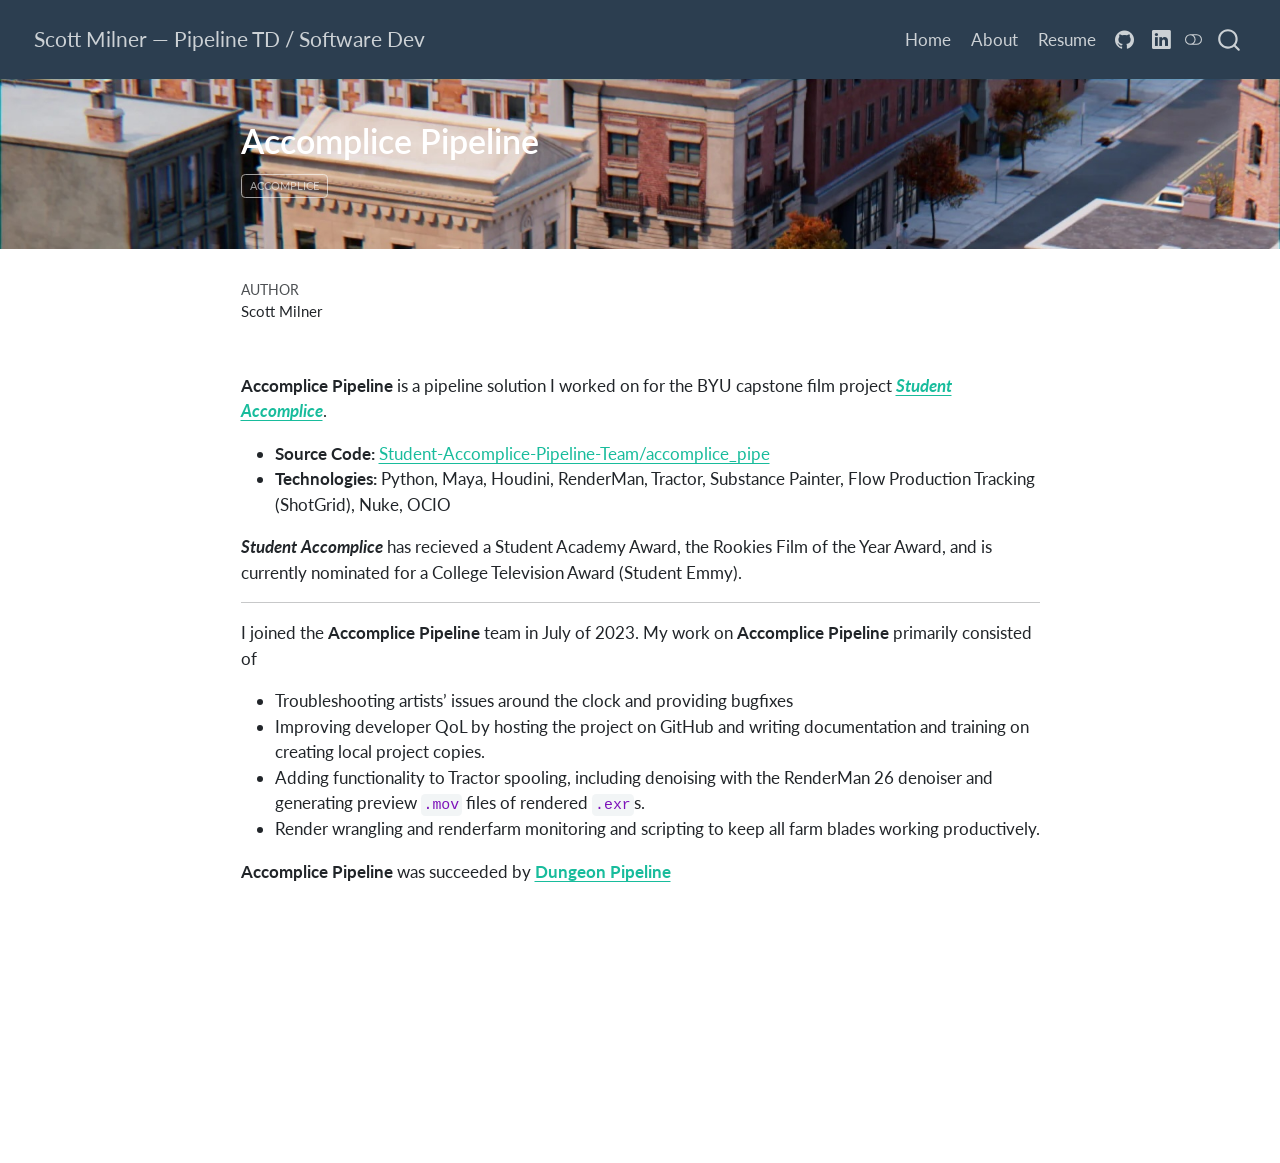
<file: code-projects/accomplice-pipeline/index.html>
<!DOCTYPE html>
<html xmlns="http://www.w3.org/1999/xhtml" lang="en" xml:lang="en"><head>

<meta charset="utf-8">
<meta name="generator" content="quarto-1.8.25">

<meta name="viewport" content="width=device-width, initial-scale=1.0, user-scalable=yes">

<meta name="author" content="Scott Milner">

<title>Accomplice Pipeline – Scott Milner — Pipeline TD / Software Dev</title>
<style>
code{white-space: pre-wrap;}
span.smallcaps{font-variant: small-caps;}
div.columns{display: flex; gap: min(4vw, 1.5em);}
div.column{flex: auto; overflow-x: auto;}
div.hanging-indent{margin-left: 1.5em; text-indent: -1.5em;}
ul.task-list{list-style: none;}
ul.task-list li input[type="checkbox"] {
  width: 0.8em;
  margin: 0 0.8em 0.2em -1em; /* quarto-specific, see https://github.com/quarto-dev/quarto-cli/issues/4556 */ 
  vertical-align: middle;
}
</style>


<script src="../../site_libs/quarto-nav/quarto-nav.js"></script>
<script src="../../site_libs/clipboard/clipboard.min.js"></script>
<script src="../../site_libs/quarto-search/autocomplete.umd.js"></script>
<script src="../../site_libs/quarto-search/fuse.min.js"></script>
<script src="../../site_libs/quarto-search/quarto-search.js"></script>
<meta name="quarto:offset" content="../../">
<script src="../../site_libs/quarto-html/quarto.js" type="module"></script>
<script src="../../site_libs/quarto-html/tabsets/tabsets.js" type="module"></script>
<script src="../../site_libs/quarto-html/axe/axe-check.js" type="module"></script>
<script src="../../site_libs/quarto-html/popper.min.js"></script>
<script src="../../site_libs/quarto-html/tippy.umd.min.js"></script>
<script src="../../site_libs/quarto-html/anchor.min.js"></script>
<link href="../../site_libs/quarto-html/tippy.css" rel="stylesheet">
<link href="../../site_libs/quarto-html/quarto-syntax-highlighting-7b89279ff1a6dce999919e0e67d4d9ec.css" rel="stylesheet" class="quarto-color-scheme" id="quarto-text-highlighting-styles">
<link href="../../site_libs/quarto-html/quarto-syntax-highlighting-dark-707d8167ce6003fca903bfe2be84ab7f.css" rel="stylesheet" class="quarto-color-scheme quarto-color-alternate" id="quarto-text-highlighting-styles">
<link href="../../site_libs/quarto-html/quarto-syntax-highlighting-7b89279ff1a6dce999919e0e67d4d9ec.css" rel="stylesheet" class="quarto-color-scheme-extra" id="quarto-text-highlighting-styles">
<script src="../../site_libs/bootstrap/bootstrap.min.js"></script>
<link href="../../site_libs/bootstrap/bootstrap-icons.css" rel="stylesheet">
<link href="../../site_libs/bootstrap/bootstrap-960d9d362f81d399278ec3e29b622b37.min.css" rel="stylesheet" append-hash="true" class="quarto-color-scheme" id="quarto-bootstrap" data-mode="light">
<link href="../../site_libs/bootstrap/bootstrap-dark-e7f4145358ce1d0cd37d8d374dbb44f9.min.css" rel="stylesheet" append-hash="true" class="quarto-color-scheme quarto-color-alternate" id="quarto-bootstrap" data-mode="dark">
<link href="../../site_libs/bootstrap/bootstrap-960d9d362f81d399278ec3e29b622b37.min.css" rel="stylesheet" append-hash="true" class="quarto-color-scheme-extra" id="quarto-bootstrap" data-mode="light">
<link href="../../site_libs/quarto-contrib/fontawesome6-1.2.0/all.min.css" rel="stylesheet">
<link href="../../site_libs/quarto-contrib/fontawesome6-1.2.0/latex-fontsize.css" rel="stylesheet">
<script id="quarto-search-options" type="application/json">{
  "location": "navbar",
  "copy-button": false,
  "collapse-after": 3,
  "panel-placement": "end",
  "type": "overlay",
  "limit": 50,
  "keyboard-shortcut": [
    "f",
    "/",
    "s"
  ],
  "show-item-context": false,
  "language": {
    "search-no-results-text": "No results",
    "search-matching-documents-text": "matching documents",
    "search-copy-link-title": "Copy link to search",
    "search-hide-matches-text": "Hide additional matches",
    "search-more-match-text": "more match in this document",
    "search-more-matches-text": "more matches in this document",
    "search-clear-button-title": "Clear",
    "search-text-placeholder": "",
    "search-detached-cancel-button-title": "Cancel",
    "search-submit-button-title": "Submit",
    "search-label": "Search"
  }
}</script>
<style>

      .quarto-title-block .quarto-title-banner {
        background-image: url(banner.jpg);
background-size: cover;
      }
</style>
<style>
  .quarto-title-banner, .quarto-title-banner h1.title {
      color: #ffffff;
  }
</style>


<link rel="stylesheet" href="../../styles.css">
<meta property="og:title" content="Accomplice Pipeline – Scott Milner — Pipeline TD / Software Dev">
<meta property="og:description" content="">
<meta property="og:image" content="https://scottdmilner.github.io/code-projects/accomplice-pipeline/banner.jpg">
<meta property="og:site_name" content="Scott Milner — Pipeline TD / Software Dev">
<meta property="og:locale" content="en_US">
</head>

<body class="nav-fixed fullcontent quarto-light"><script id="quarto-html-before-body" type="application/javascript">
    const toggleBodyColorMode = (bsSheetEl) => {
      const mode = bsSheetEl.getAttribute("data-mode");
      const bodyEl = window.document.querySelector("body");
      if (mode === "dark") {
        bodyEl.classList.add("quarto-dark");
        bodyEl.classList.remove("quarto-light");
      } else {
        bodyEl.classList.add("quarto-light");
        bodyEl.classList.remove("quarto-dark");
      }
    }
    const toggleBodyColorPrimary = () => {
      const bsSheetEl = window.document.querySelector("link#quarto-bootstrap:not([rel=disabled-stylesheet])");
      if (bsSheetEl) {
        toggleBodyColorMode(bsSheetEl);
      }
    }
    const setColorSchemeToggle = (alternate) => {
      const toggles = window.document.querySelectorAll('.quarto-color-scheme-toggle');
      for (let i=0; i < toggles.length; i++) {
        const toggle = toggles[i];
        if (toggle) {
          if (alternate) {
            toggle.classList.add("alternate");
          } else {
            toggle.classList.remove("alternate");
          }
        }
      }
    };
    const toggleColorMode = (alternate) => {
      // Switch the stylesheets
      const primaryStylesheets = window.document.querySelectorAll('link.quarto-color-scheme:not(.quarto-color-alternate)');
      const alternateStylesheets = window.document.querySelectorAll('link.quarto-color-scheme.quarto-color-alternate');
      manageTransitions('#quarto-margin-sidebar .nav-link', false);
      if (alternate) {
        // note: dark is layered on light, we don't disable primary!
        enableStylesheet(alternateStylesheets);
        for (const sheetNode of alternateStylesheets) {
          if (sheetNode.id === "quarto-bootstrap") {
            toggleBodyColorMode(sheetNode);
          }
        }
      } else {
        disableStylesheet(alternateStylesheets);
        enableStylesheet(primaryStylesheets)
        toggleBodyColorPrimary();
      }
      manageTransitions('#quarto-margin-sidebar .nav-link', true);
      // Switch the toggles
      setColorSchemeToggle(alternate)
      // Hack to workaround the fact that safari doesn't
      // properly recolor the scrollbar when toggling (#1455)
      if (navigator.userAgent.indexOf('Safari') > 0 && navigator.userAgent.indexOf('Chrome') == -1) {
        manageTransitions("body", false);
        window.scrollTo(0, 1);
        setTimeout(() => {
          window.scrollTo(0, 0);
          manageTransitions("body", true);
        }, 40);
      }
    }
    const disableStylesheet = (stylesheets) => {
      for (let i=0; i < stylesheets.length; i++) {
        const stylesheet = stylesheets[i];
        stylesheet.rel = 'disabled-stylesheet';
      }
    }
    const enableStylesheet = (stylesheets) => {
      for (let i=0; i < stylesheets.length; i++) {
        const stylesheet = stylesheets[i];
        if(stylesheet.rel !== 'stylesheet') { // for Chrome, which will still FOUC without this check
          stylesheet.rel = 'stylesheet';
        }
      }
    }
    const manageTransitions = (selector, allowTransitions) => {
      const els = window.document.querySelectorAll(selector);
      for (let i=0; i < els.length; i++) {
        const el = els[i];
        if (allowTransitions) {
          el.classList.remove('notransition');
        } else {
          el.classList.add('notransition');
        }
      }
    }
    const isFileUrl = () => {
      return window.location.protocol === 'file:';
    }
    const hasAlternateSentinel = () => {
      let styleSentinel = getColorSchemeSentinel();
      if (styleSentinel !== null) {
        return styleSentinel === "alternate";
      } else {
        return false;
      }
    }
    const setStyleSentinel = (alternate) => {
      const value = alternate ? "alternate" : "default";
      if (!isFileUrl()) {
        window.localStorage.setItem("quarto-color-scheme", value);
      } else {
        localAlternateSentinel = value;
      }
    }
    const getColorSchemeSentinel = () => {
      if (!isFileUrl()) {
        const storageValue = window.localStorage.getItem("quarto-color-scheme");
        return storageValue != null ? storageValue : localAlternateSentinel;
      } else {
        return localAlternateSentinel;
      }
    }
    const toggleGiscusIfUsed = (isAlternate, darkModeDefault) => {
      const baseTheme = document.querySelector('#giscus-base-theme')?.value ?? 'light';
      const alternateTheme = document.querySelector('#giscus-alt-theme')?.value ?? 'dark';
      let newTheme = '';
      if(authorPrefersDark) {
        newTheme = isAlternate ? baseTheme : alternateTheme;
      } else {
        newTheme = isAlternate ? alternateTheme : baseTheme;
      }
      const changeGiscusTheme = () => {
        // From: https://github.com/giscus/giscus/issues/336
        const sendMessage = (message) => {
          const iframe = document.querySelector('iframe.giscus-frame');
          if (!iframe) return;
          iframe.contentWindow.postMessage({ giscus: message }, 'https://giscus.app');
        }
        sendMessage({
          setConfig: {
            theme: newTheme
          }
        });
      }
      const isGiscussLoaded = window.document.querySelector('iframe.giscus-frame') !== null;
      if (isGiscussLoaded) {
        changeGiscusTheme();
      }
    };
    const authorPrefersDark = false;
    const darkModeDefault = authorPrefersDark;
      document.querySelector('link#quarto-text-highlighting-styles.quarto-color-scheme-extra').rel = 'disabled-stylesheet';
      document.querySelector('link#quarto-bootstrap.quarto-color-scheme-extra').rel = 'disabled-stylesheet';
    let localAlternateSentinel = darkModeDefault ? 'alternate' : 'default';
    // Dark / light mode switch
    window.quartoToggleColorScheme = () => {
      // Read the current dark / light value
      let toAlternate = !hasAlternateSentinel();
      toggleColorMode(toAlternate);
      setStyleSentinel(toAlternate);
      toggleGiscusIfUsed(toAlternate, darkModeDefault);
      window.dispatchEvent(new Event('resize'));
    };
    // Switch to dark mode if need be
    if (hasAlternateSentinel()) {
      toggleColorMode(true);
    } else {
      toggleColorMode(false);
    }
  </script>

<div id="quarto-search-results"></div>
  <header id="quarto-header" class="headroom fixed-top quarto-banner">
    <nav class="navbar navbar-expand-lg " data-bs-theme="dark">
      <div class="navbar-container container-fluid">
      <div class="navbar-brand-container mx-auto">
    <a href="../../index.html" class="navbar-brand navbar-brand-logo">
    </a>
    <a class="navbar-brand" href="../../index.html">
    <span class="navbar-title">Scott Milner — Pipeline TD / Software Dev</span>
    </a>
  </div>
            <div id="quarto-search" class="" title="Search"></div>
          <button class="navbar-toggler" type="button" data-bs-toggle="collapse" data-bs-target="#navbarCollapse" aria-controls="navbarCollapse" role="menu" aria-expanded="false" aria-label="Toggle navigation" onclick="if (window.quartoToggleHeadroom) { window.quartoToggleHeadroom(); }">
  <span class="navbar-toggler-icon"></span>
</button>
          <div class="collapse navbar-collapse" id="navbarCollapse">
            <ul class="navbar-nav navbar-nav-scroll ms-auto">
  <li class="nav-item">
    <a class="nav-link" href="../../index.html"> 
<span class="menu-text">Home</span></a>
  </li>  
  <li class="nav-item">
    <a class="nav-link" href="../../about.html"> 
<span class="menu-text">About</span></a>
  </li>  
  <li class="nav-item">
    <a class="nav-link" href="../../files/SCOTT_MILNER_Resume.pdf"> 
<span class="menu-text">Resume</span></a>
  </li>  
  <li class="nav-item compact">
    <a class="nav-link" href="https://github.com/scottdmilner"> <i class="bi bi-github" role="img">
</i> 
<span class="menu-text"></span></a>
  </li>  
  <li class="nav-item compact">
    <a class="nav-link" href="https://linkedin.com/in/sdmilner"> <i class="bi bi-linkedin" role="img">
</i> 
<span class="menu-text"></span></a>
  </li>  
</ul>
          </div> <!-- /navcollapse -->
            <div class="quarto-navbar-tools">
  <a href="" class="quarto-color-scheme-toggle quarto-navigation-tool  px-1" onclick="window.quartoToggleColorScheme(); return false;" title="Toggle dark mode"><i class="bi"></i></a>
</div>
      </div> <!-- /container-fluid -->
    </nav>
</header>
<!-- content -->
<header id="title-block-header" class="quarto-title-block default page-columns page-full">
  <div class="quarto-title-banner page-columns page-full">
    <div class="quarto-title column-body">
      <h1 class="title">Accomplice Pipeline</h1>
                                <div class="quarto-categories">
                <div class="quarto-category">accomplice</div>
              </div>
                  </div>
  </div>
    
  
  <div class="quarto-title-meta">

      <div>
      <div class="quarto-title-meta-heading">Author</div>
      <div class="quarto-title-meta-contents">
               <p>Scott Milner </p>
            </div>
    </div>
      
    
      
    </div>
    
  
  </header><div id="quarto-content" class="quarto-container page-columns page-rows-contents page-layout-article page-navbar">
<!-- sidebar -->
<!-- margin-sidebar -->
    
<!-- main -->
<main class="content quarto-banner-title-block" id="quarto-document-content">






<p><strong>Accomplice Pipeline</strong> is a pipeline solution I worked on for the BYU capstone film project <a href="../../projects/accomplice"><strong><em>Student Accomplice</em></strong></a>.</p>
<ul>
<li><strong>Source Code:</strong> <a href="https://github.com/Student-Accomplice-Pipeline-Team/accomplice_pipe">Student-Accomplice-Pipeline-Team/accomplice_pipe</a></li>
<li><strong>Technologies:</strong> Python, Maya, Houdini, RenderMan, Tractor, Substance Painter, Flow Production Tracking (ShotGrid), Nuke, OCIO</li>
</ul>
<p><strong><em>Student Accomplice</em></strong> has recieved a Student Academy Award, the Rookies Film of the Year Award, and is currently nominated for a College Television Award (Student Emmy).</p>
<hr>
<p>I joined the <strong>Accomplice Pipeline</strong> team in July of 2023. My work on <strong>Accomplice Pipeline</strong> primarily consisted of</p>
<ul>
<li>Troubleshooting artists’ issues around the clock and providing bugfixes</li>
<li>Improving developer QoL by hosting the project on GitHub and writing documentation and training on creating local project copies.</li>
<li>Adding functionality to Tractor spooling, including denoising with the RenderMan 26 denoiser and generating preview <code>.mov</code> files of rendered <code>.exr</code>s.</li>
<li>Render wrangling and renderfarm monitoring and scripting to keep all farm blades working productively.</li>
</ul>
<p><strong>Accomplice Pipeline</strong> was succeeded by <a href="../../code-projects/dungeon-pipeline"><strong>Dungeon Pipeline</strong></a></p>



</main> <!-- /main -->
<script id="quarto-html-after-body" type="application/javascript">
  window.document.addEventListener("DOMContentLoaded", function (event) {
    // Ensure there is a toggle, if there isn't float one in the top right
    if (window.document.querySelector('.quarto-color-scheme-toggle') === null) {
      const a = window.document.createElement('a');
      a.classList.add('top-right');
      a.classList.add('quarto-color-scheme-toggle');
      a.href = "";
      a.onclick = function() { try { window.quartoToggleColorScheme(); } catch {} return false; };
      const i = window.document.createElement("i");
      i.classList.add('bi');
      a.appendChild(i);
      window.document.body.appendChild(a);
    }
    setColorSchemeToggle(hasAlternateSentinel())
    const icon = "";
    const anchorJS = new window.AnchorJS();
    anchorJS.options = {
      placement: 'right',
      icon: icon
    };
    anchorJS.add('.anchored');
    const isCodeAnnotation = (el) => {
      for (const clz of el.classList) {
        if (clz.startsWith('code-annotation-')) {                     
          return true;
        }
      }
      return false;
    }
    const onCopySuccess = function(e) {
      // button target
      const button = e.trigger;
      // don't keep focus
      button.blur();
      // flash "checked"
      button.classList.add('code-copy-button-checked');
      var currentTitle = button.getAttribute("title");
      button.setAttribute("title", "Copied!");
      let tooltip;
      if (window.bootstrap) {
        button.setAttribute("data-bs-toggle", "tooltip");
        button.setAttribute("data-bs-placement", "left");
        button.setAttribute("data-bs-title", "Copied!");
        tooltip = new bootstrap.Tooltip(button, 
          { trigger: "manual", 
            customClass: "code-copy-button-tooltip",
            offset: [0, -8]});
        tooltip.show();    
      }
      setTimeout(function() {
        if (tooltip) {
          tooltip.hide();
          button.removeAttribute("data-bs-title");
          button.removeAttribute("data-bs-toggle");
          button.removeAttribute("data-bs-placement");
        }
        button.setAttribute("title", currentTitle);
        button.classList.remove('code-copy-button-checked');
      }, 1000);
      // clear code selection
      e.clearSelection();
    }
    const getTextToCopy = function(trigger) {
      const outerScaffold = trigger.parentElement.cloneNode(true);
      const codeEl = outerScaffold.querySelector('code');
      for (const childEl of codeEl.children) {
        if (isCodeAnnotation(childEl)) {
          childEl.remove();
        }
      }
      return codeEl.innerText;
    }
    const clipboard = new window.ClipboardJS('.code-copy-button:not([data-in-quarto-modal])', {
      text: getTextToCopy
    });
    clipboard.on('success', onCopySuccess);
    if (window.document.getElementById('quarto-embedded-source-code-modal')) {
      const clipboardModal = new window.ClipboardJS('.code-copy-button[data-in-quarto-modal]', {
        text: getTextToCopy,
        container: window.document.getElementById('quarto-embedded-source-code-modal')
      });
      clipboardModal.on('success', onCopySuccess);
    }
      var localhostRegex = new RegExp(/^(?:http|https):\/\/localhost\:?[0-9]*\//);
      var mailtoRegex = new RegExp(/^mailto:/);
        var filterRegex = new RegExp("https:\/\/scottdmilner\.github\.io\/");
      var isInternal = (href) => {
          return filterRegex.test(href) || localhostRegex.test(href) || mailtoRegex.test(href);
      }
      // Inspect non-navigation links and adorn them if external
     var links = window.document.querySelectorAll('a[href]:not(.nav-link):not(.navbar-brand):not(.toc-action):not(.sidebar-link):not(.sidebar-item-toggle):not(.pagination-link):not(.no-external):not([aria-hidden]):not(.dropdown-item):not(.quarto-navigation-tool):not(.about-link)');
      for (var i=0; i<links.length; i++) {
        const link = links[i];
        if (!isInternal(link.href)) {
          // undo the damage that might have been done by quarto-nav.js in the case of
          // links that we want to consider external
          if (link.dataset.originalHref !== undefined) {
            link.href = link.dataset.originalHref;
          }
        }
      }
    function tippyHover(el, contentFn, onTriggerFn, onUntriggerFn) {
      const config = {
        allowHTML: true,
        maxWidth: 500,
        delay: 100,
        arrow: false,
        appendTo: function(el) {
            return el.parentElement;
        },
        interactive: true,
        interactiveBorder: 10,
        theme: 'quarto',
        placement: 'bottom-start',
      };
      if (contentFn) {
        config.content = contentFn;
      }
      if (onTriggerFn) {
        config.onTrigger = onTriggerFn;
      }
      if (onUntriggerFn) {
        config.onUntrigger = onUntriggerFn;
      }
      window.tippy(el, config); 
    }
    const noterefs = window.document.querySelectorAll('a[role="doc-noteref"]');
    for (var i=0; i<noterefs.length; i++) {
      const ref = noterefs[i];
      tippyHover(ref, function() {
        // use id or data attribute instead here
        let href = ref.getAttribute('data-footnote-href') || ref.getAttribute('href');
        try { href = new URL(href).hash; } catch {}
        const id = href.replace(/^#\/?/, "");
        const note = window.document.getElementById(id);
        if (note) {
          return note.innerHTML;
        } else {
          return "";
        }
      });
    }
    const xrefs = window.document.querySelectorAll('a.quarto-xref');
    const processXRef = (id, note) => {
      // Strip column container classes
      const stripColumnClz = (el) => {
        el.classList.remove("page-full", "page-columns");
        if (el.children) {
          for (const child of el.children) {
            stripColumnClz(child);
          }
        }
      }
      stripColumnClz(note)
      if (id === null || id.startsWith('sec-')) {
        // Special case sections, only their first couple elements
        const container = document.createElement("div");
        if (note.children && note.children.length > 2) {
          container.appendChild(note.children[0].cloneNode(true));
          for (let i = 1; i < note.children.length; i++) {
            const child = note.children[i];
            if (child.tagName === "P" && child.innerText === "") {
              continue;
            } else {
              container.appendChild(child.cloneNode(true));
              break;
            }
          }
          if (window.Quarto?.typesetMath) {
            window.Quarto.typesetMath(container);
          }
          return container.innerHTML
        } else {
          if (window.Quarto?.typesetMath) {
            window.Quarto.typesetMath(note);
          }
          return note.innerHTML;
        }
      } else {
        // Remove any anchor links if they are present
        const anchorLink = note.querySelector('a.anchorjs-link');
        if (anchorLink) {
          anchorLink.remove();
        }
        if (window.Quarto?.typesetMath) {
          window.Quarto.typesetMath(note);
        }
        if (note.classList.contains("callout")) {
          return note.outerHTML;
        } else {
          return note.innerHTML;
        }
      }
    }
    for (var i=0; i<xrefs.length; i++) {
      const xref = xrefs[i];
      tippyHover(xref, undefined, function(instance) {
        instance.disable();
        let url = xref.getAttribute('href');
        let hash = undefined; 
        if (url.startsWith('#')) {
          hash = url;
        } else {
          try { hash = new URL(url).hash; } catch {}
        }
        if (hash) {
          const id = hash.replace(/^#\/?/, "");
          const note = window.document.getElementById(id);
          if (note !== null) {
            try {
              const html = processXRef(id, note.cloneNode(true));
              instance.setContent(html);
            } finally {
              instance.enable();
              instance.show();
            }
          } else {
            // See if we can fetch this
            fetch(url.split('#')[0])
            .then(res => res.text())
            .then(html => {
              const parser = new DOMParser();
              const htmlDoc = parser.parseFromString(html, "text/html");
              const note = htmlDoc.getElementById(id);
              if (note !== null) {
                const html = processXRef(id, note);
                instance.setContent(html);
              } 
            }).finally(() => {
              instance.enable();
              instance.show();
            });
          }
        } else {
          // See if we can fetch a full url (with no hash to target)
          // This is a special case and we should probably do some content thinning / targeting
          fetch(url)
          .then(res => res.text())
          .then(html => {
            const parser = new DOMParser();
            const htmlDoc = parser.parseFromString(html, "text/html");
            const note = htmlDoc.querySelector('main.content');
            if (note !== null) {
              // This should only happen for chapter cross references
              // (since there is no id in the URL)
              // remove the first header
              if (note.children.length > 0 && note.children[0].tagName === "HEADER") {
                note.children[0].remove();
              }
              const html = processXRef(null, note);
              instance.setContent(html);
            } 
          }).finally(() => {
            instance.enable();
            instance.show();
          });
        }
      }, function(instance) {
      });
    }
        let selectedAnnoteEl;
        const selectorForAnnotation = ( cell, annotation) => {
          let cellAttr = 'data-code-cell="' + cell + '"';
          let lineAttr = 'data-code-annotation="' +  annotation + '"';
          const selector = 'span[' + cellAttr + '][' + lineAttr + ']';
          return selector;
        }
        const selectCodeLines = (annoteEl) => {
          const doc = window.document;
          const targetCell = annoteEl.getAttribute("data-target-cell");
          const targetAnnotation = annoteEl.getAttribute("data-target-annotation");
          const annoteSpan = window.document.querySelector(selectorForAnnotation(targetCell, targetAnnotation));
          const lines = annoteSpan.getAttribute("data-code-lines").split(",");
          const lineIds = lines.map((line) => {
            return targetCell + "-" + line;
          })
          let top = null;
          let height = null;
          let parent = null;
          if (lineIds.length > 0) {
              //compute the position of the single el (top and bottom and make a div)
              const el = window.document.getElementById(lineIds[0]);
              top = el.offsetTop;
              height = el.offsetHeight;
              parent = el.parentElement.parentElement;
            if (lineIds.length > 1) {
              const lastEl = window.document.getElementById(lineIds[lineIds.length - 1]);
              const bottom = lastEl.offsetTop + lastEl.offsetHeight;
              height = bottom - top;
            }
            if (top !== null && height !== null && parent !== null) {
              // cook up a div (if necessary) and position it 
              let div = window.document.getElementById("code-annotation-line-highlight");
              if (div === null) {
                div = window.document.createElement("div");
                div.setAttribute("id", "code-annotation-line-highlight");
                div.style.position = 'absolute';
                parent.appendChild(div);
              }
              div.style.top = top - 2 + "px";
              div.style.height = height + 4 + "px";
              div.style.left = 0;
              let gutterDiv = window.document.getElementById("code-annotation-line-highlight-gutter");
              if (gutterDiv === null) {
                gutterDiv = window.document.createElement("div");
                gutterDiv.setAttribute("id", "code-annotation-line-highlight-gutter");
                gutterDiv.style.position = 'absolute';
                const codeCell = window.document.getElementById(targetCell);
                const gutter = codeCell.querySelector('.code-annotation-gutter');
                gutter.appendChild(gutterDiv);
              }
              gutterDiv.style.top = top - 2 + "px";
              gutterDiv.style.height = height + 4 + "px";
            }
            selectedAnnoteEl = annoteEl;
          }
        };
        const unselectCodeLines = () => {
          const elementsIds = ["code-annotation-line-highlight", "code-annotation-line-highlight-gutter"];
          elementsIds.forEach((elId) => {
            const div = window.document.getElementById(elId);
            if (div) {
              div.remove();
            }
          });
          selectedAnnoteEl = undefined;
        };
          // Handle positioning of the toggle
      window.addEventListener(
        "resize",
        throttle(() => {
          elRect = undefined;
          if (selectedAnnoteEl) {
            selectCodeLines(selectedAnnoteEl);
          }
        }, 10)
      );
      function throttle(fn, ms) {
      let throttle = false;
      let timer;
        return (...args) => {
          if(!throttle) { // first call gets through
              fn.apply(this, args);
              throttle = true;
          } else { // all the others get throttled
              if(timer) clearTimeout(timer); // cancel #2
              timer = setTimeout(() => {
                fn.apply(this, args);
                timer = throttle = false;
              }, ms);
          }
        };
      }
        // Attach click handler to the DT
        const annoteDls = window.document.querySelectorAll('dt[data-target-cell]');
        for (const annoteDlNode of annoteDls) {
          annoteDlNode.addEventListener('click', (event) => {
            const clickedEl = event.target;
            if (clickedEl !== selectedAnnoteEl) {
              unselectCodeLines();
              const activeEl = window.document.querySelector('dt[data-target-cell].code-annotation-active');
              if (activeEl) {
                activeEl.classList.remove('code-annotation-active');
              }
              selectCodeLines(clickedEl);
              clickedEl.classList.add('code-annotation-active');
            } else {
              // Unselect the line
              unselectCodeLines();
              clickedEl.classList.remove('code-annotation-active');
            }
          });
        }
    const findCites = (el) => {
      const parentEl = el.parentElement;
      if (parentEl) {
        const cites = parentEl.dataset.cites;
        if (cites) {
          return {
            el,
            cites: cites.split(' ')
          };
        } else {
          return findCites(el.parentElement)
        }
      } else {
        return undefined;
      }
    };
    var bibliorefs = window.document.querySelectorAll('a[role="doc-biblioref"]');
    for (var i=0; i<bibliorefs.length; i++) {
      const ref = bibliorefs[i];
      const citeInfo = findCites(ref);
      if (citeInfo) {
        tippyHover(citeInfo.el, function() {
          var popup = window.document.createElement('div');
          citeInfo.cites.forEach(function(cite) {
            var citeDiv = window.document.createElement('div');
            citeDiv.classList.add('hanging-indent');
            citeDiv.classList.add('csl-entry');
            var biblioDiv = window.document.getElementById('ref-' + cite);
            if (biblioDiv) {
              citeDiv.innerHTML = biblioDiv.innerHTML;
            }
            popup.appendChild(citeDiv);
          });
          return popup.innerHTML;
        });
      }
    }
  });
  </script>
</div> <!-- /content -->




</body></html>
</file>
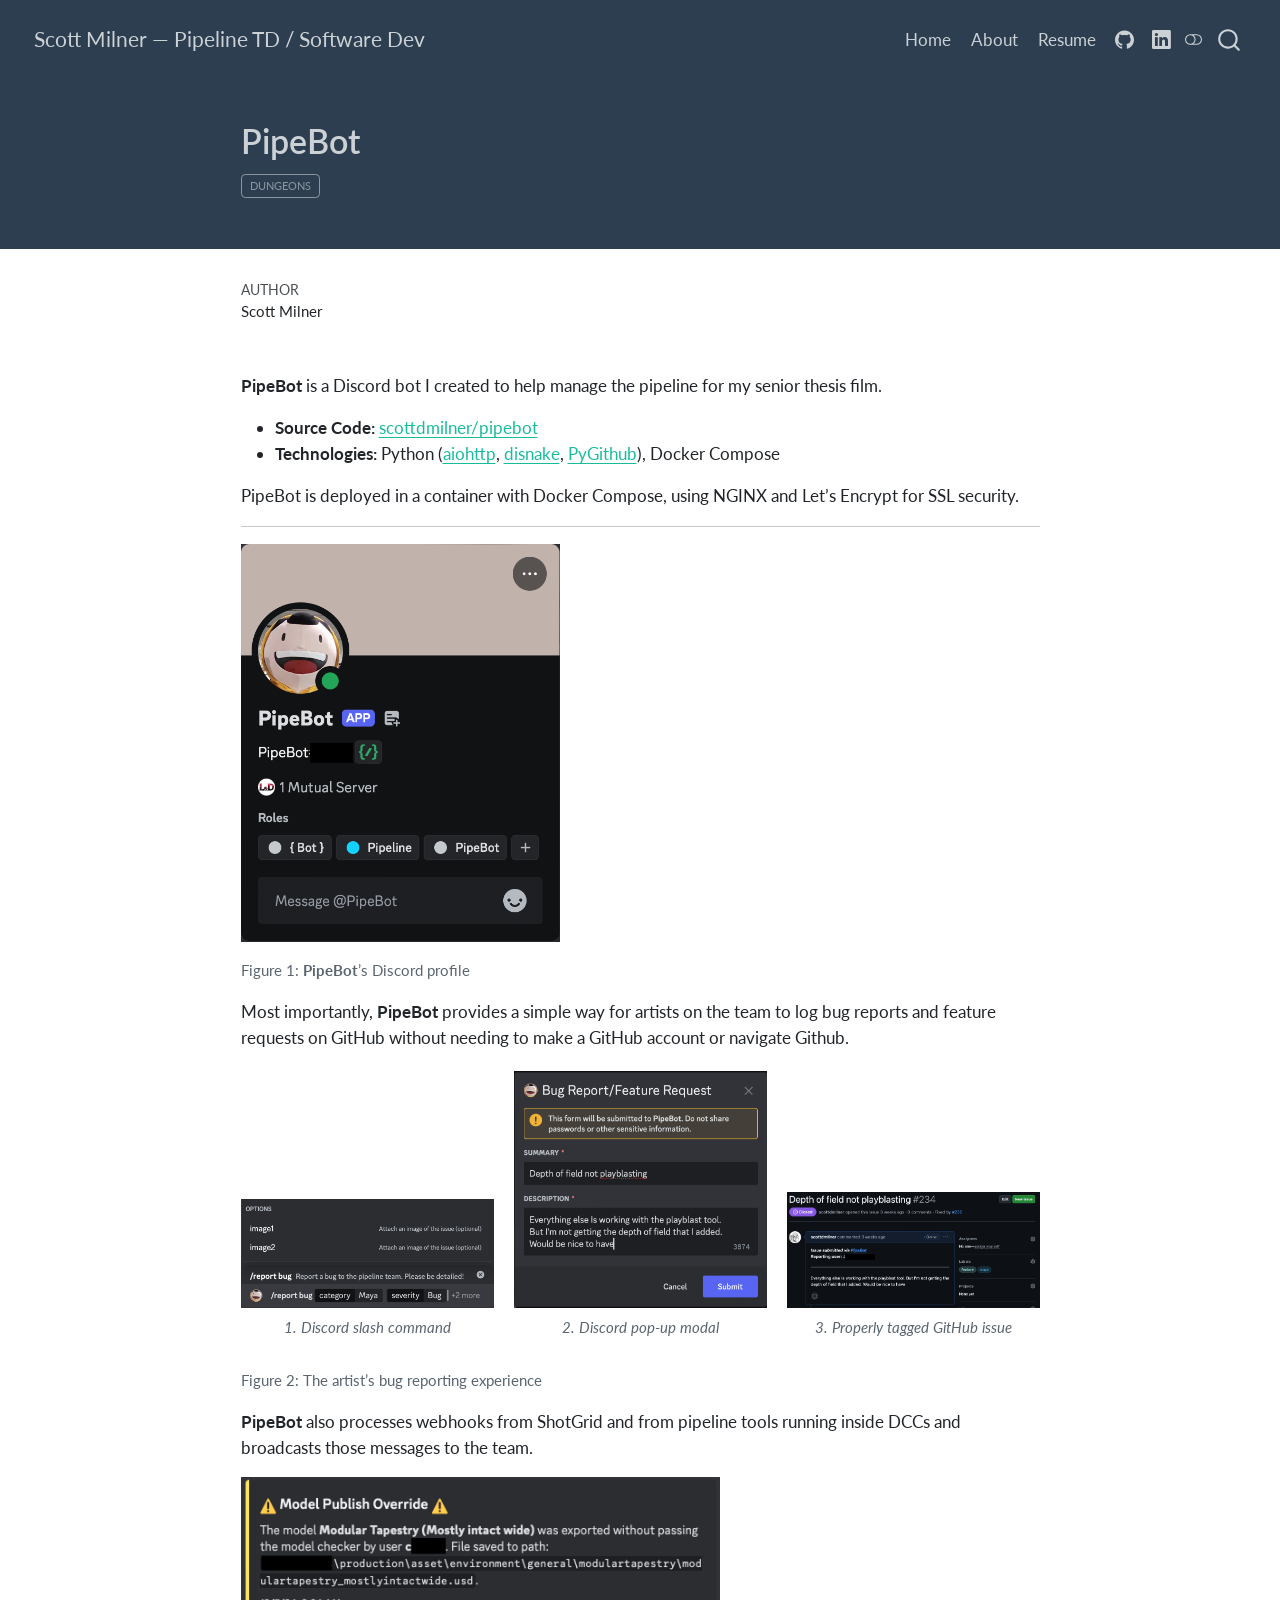
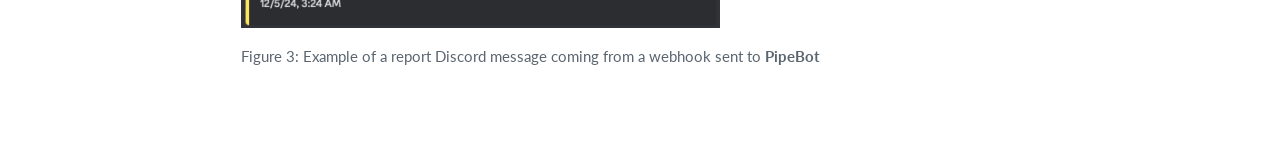
<file: code-projects/pipebot/index.html>
<!DOCTYPE html>
<html xmlns="http://www.w3.org/1999/xhtml" lang="en" xml:lang="en"><head>

<meta charset="utf-8">
<meta name="generator" content="quarto-1.8.25">

<meta name="viewport" content="width=device-width, initial-scale=1.0, user-scalable=yes">

<meta name="author" content="Scott Milner">

<title>PipeBot – Scott Milner — Pipeline TD / Software Dev</title>
<style>
code{white-space: pre-wrap;}
span.smallcaps{font-variant: small-caps;}
div.columns{display: flex; gap: min(4vw, 1.5em);}
div.column{flex: auto; overflow-x: auto;}
div.hanging-indent{margin-left: 1.5em; text-indent: -1.5em;}
ul.task-list{list-style: none;}
ul.task-list li input[type="checkbox"] {
  width: 0.8em;
  margin: 0 0.8em 0.2em -1em; /* quarto-specific, see https://github.com/quarto-dev/quarto-cli/issues/4556 */ 
  vertical-align: middle;
}
</style>


<script src="../../site_libs/quarto-nav/quarto-nav.js"></script>
<script src="../../site_libs/clipboard/clipboard.min.js"></script>
<script src="../../site_libs/quarto-search/autocomplete.umd.js"></script>
<script src="../../site_libs/quarto-search/fuse.min.js"></script>
<script src="../../site_libs/quarto-search/quarto-search.js"></script>
<meta name="quarto:offset" content="../../">
<script src="../../site_libs/quarto-html/quarto.js" type="module"></script>
<script src="../../site_libs/quarto-html/tabsets/tabsets.js" type="module"></script>
<script src="../../site_libs/quarto-html/axe/axe-check.js" type="module"></script>
<script src="../../site_libs/quarto-html/popper.min.js"></script>
<script src="../../site_libs/quarto-html/tippy.umd.min.js"></script>
<script src="../../site_libs/quarto-html/anchor.min.js"></script>
<link href="../../site_libs/quarto-html/tippy.css" rel="stylesheet">
<link href="../../site_libs/quarto-html/quarto-syntax-highlighting-7b89279ff1a6dce999919e0e67d4d9ec.css" rel="stylesheet" class="quarto-color-scheme" id="quarto-text-highlighting-styles">
<link href="../../site_libs/quarto-html/quarto-syntax-highlighting-dark-707d8167ce6003fca903bfe2be84ab7f.css" rel="stylesheet" class="quarto-color-scheme quarto-color-alternate" id="quarto-text-highlighting-styles">
<link href="../../site_libs/quarto-html/quarto-syntax-highlighting-7b89279ff1a6dce999919e0e67d4d9ec.css" rel="stylesheet" class="quarto-color-scheme-extra" id="quarto-text-highlighting-styles">
<script src="../../site_libs/bootstrap/bootstrap.min.js"></script>
<link href="../../site_libs/bootstrap/bootstrap-icons.css" rel="stylesheet">
<link href="../../site_libs/bootstrap/bootstrap-960d9d362f81d399278ec3e29b622b37.min.css" rel="stylesheet" append-hash="true" class="quarto-color-scheme" id="quarto-bootstrap" data-mode="light">
<link href="../../site_libs/bootstrap/bootstrap-dark-e7f4145358ce1d0cd37d8d374dbb44f9.min.css" rel="stylesheet" append-hash="true" class="quarto-color-scheme quarto-color-alternate" id="quarto-bootstrap" data-mode="dark">
<link href="../../site_libs/bootstrap/bootstrap-960d9d362f81d399278ec3e29b622b37.min.css" rel="stylesheet" append-hash="true" class="quarto-color-scheme-extra" id="quarto-bootstrap" data-mode="light">
<link href="../../site_libs/quarto-contrib/fontawesome6-1.2.0/all.min.css" rel="stylesheet">
<link href="../../site_libs/quarto-contrib/fontawesome6-1.2.0/latex-fontsize.css" rel="stylesheet">
<script src="../../site_libs/quarto-contrib/glightbox/glightbox.min.js"></script>
<link href="../../site_libs/quarto-contrib/glightbox/glightbox.min.css" rel="stylesheet">
<link href="../../site_libs/quarto-contrib/glightbox/lightbox.css" rel="stylesheet">
<script id="quarto-search-options" type="application/json">{
  "location": "navbar",
  "copy-button": false,
  "collapse-after": 3,
  "panel-placement": "end",
  "type": "overlay",
  "limit": 50,
  "keyboard-shortcut": [
    "f",
    "/",
    "s"
  ],
  "show-item-context": false,
  "language": {
    "search-no-results-text": "No results",
    "search-matching-documents-text": "matching documents",
    "search-copy-link-title": "Copy link to search",
    "search-hide-matches-text": "Hide additional matches",
    "search-more-match-text": "more match in this document",
    "search-more-matches-text": "more matches in this document",
    "search-clear-button-title": "Clear",
    "search-text-placeholder": "",
    "search-detached-cancel-button-title": "Cancel",
    "search-submit-button-title": "Submit",
    "search-label": "Search"
  }
}</script>


<link rel="stylesheet" href="../../styles.css">
<meta property="og:title" content="PipeBot – Scott Milner — Pipeline TD / Software Dev">
<meta property="og:description" content="">
<meta property="og:image" content="https://scottdmilner.github.io/code-projects/pipebot/profile.png">
<meta property="og:site_name" content="Scott Milner — Pipeline TD / Software Dev">
<meta property="og:locale" content="en_US">
<meta property="og:image:height" content="750">
<meta property="og:image:width" content="601">
</head>

<body class="nav-fixed fullcontent quarto-light"><script id="quarto-html-before-body" type="application/javascript">
    const toggleBodyColorMode = (bsSheetEl) => {
      const mode = bsSheetEl.getAttribute("data-mode");
      const bodyEl = window.document.querySelector("body");
      if (mode === "dark") {
        bodyEl.classList.add("quarto-dark");
        bodyEl.classList.remove("quarto-light");
      } else {
        bodyEl.classList.add("quarto-light");
        bodyEl.classList.remove("quarto-dark");
      }
    }
    const toggleBodyColorPrimary = () => {
      const bsSheetEl = window.document.querySelector("link#quarto-bootstrap:not([rel=disabled-stylesheet])");
      if (bsSheetEl) {
        toggleBodyColorMode(bsSheetEl);
      }
    }
    const setColorSchemeToggle = (alternate) => {
      const toggles = window.document.querySelectorAll('.quarto-color-scheme-toggle');
      for (let i=0; i < toggles.length; i++) {
        const toggle = toggles[i];
        if (toggle) {
          if (alternate) {
            toggle.classList.add("alternate");
          } else {
            toggle.classList.remove("alternate");
          }
        }
      }
    };
    const toggleColorMode = (alternate) => {
      // Switch the stylesheets
      const primaryStylesheets = window.document.querySelectorAll('link.quarto-color-scheme:not(.quarto-color-alternate)');
      const alternateStylesheets = window.document.querySelectorAll('link.quarto-color-scheme.quarto-color-alternate');
      manageTransitions('#quarto-margin-sidebar .nav-link', false);
      if (alternate) {
        // note: dark is layered on light, we don't disable primary!
        enableStylesheet(alternateStylesheets);
        for (const sheetNode of alternateStylesheets) {
          if (sheetNode.id === "quarto-bootstrap") {
            toggleBodyColorMode(sheetNode);
          }
        }
      } else {
        disableStylesheet(alternateStylesheets);
        enableStylesheet(primaryStylesheets)
        toggleBodyColorPrimary();
      }
      manageTransitions('#quarto-margin-sidebar .nav-link', true);
      // Switch the toggles
      setColorSchemeToggle(alternate)
      // Hack to workaround the fact that safari doesn't
      // properly recolor the scrollbar when toggling (#1455)
      if (navigator.userAgent.indexOf('Safari') > 0 && navigator.userAgent.indexOf('Chrome') == -1) {
        manageTransitions("body", false);
        window.scrollTo(0, 1);
        setTimeout(() => {
          window.scrollTo(0, 0);
          manageTransitions("body", true);
        }, 40);
      }
    }
    const disableStylesheet = (stylesheets) => {
      for (let i=0; i < stylesheets.length; i++) {
        const stylesheet = stylesheets[i];
        stylesheet.rel = 'disabled-stylesheet';
      }
    }
    const enableStylesheet = (stylesheets) => {
      for (let i=0; i < stylesheets.length; i++) {
        const stylesheet = stylesheets[i];
        if(stylesheet.rel !== 'stylesheet') { // for Chrome, which will still FOUC without this check
          stylesheet.rel = 'stylesheet';
        }
      }
    }
    const manageTransitions = (selector, allowTransitions) => {
      const els = window.document.querySelectorAll(selector);
      for (let i=0; i < els.length; i++) {
        const el = els[i];
        if (allowTransitions) {
          el.classList.remove('notransition');
        } else {
          el.classList.add('notransition');
        }
      }
    }
    const isFileUrl = () => {
      return window.location.protocol === 'file:';
    }
    const hasAlternateSentinel = () => {
      let styleSentinel = getColorSchemeSentinel();
      if (styleSentinel !== null) {
        return styleSentinel === "alternate";
      } else {
        return false;
      }
    }
    const setStyleSentinel = (alternate) => {
      const value = alternate ? "alternate" : "default";
      if (!isFileUrl()) {
        window.localStorage.setItem("quarto-color-scheme", value);
      } else {
        localAlternateSentinel = value;
      }
    }
    const getColorSchemeSentinel = () => {
      if (!isFileUrl()) {
        const storageValue = window.localStorage.getItem("quarto-color-scheme");
        return storageValue != null ? storageValue : localAlternateSentinel;
      } else {
        return localAlternateSentinel;
      }
    }
    const toggleGiscusIfUsed = (isAlternate, darkModeDefault) => {
      const baseTheme = document.querySelector('#giscus-base-theme')?.value ?? 'light';
      const alternateTheme = document.querySelector('#giscus-alt-theme')?.value ?? 'dark';
      let newTheme = '';
      if(authorPrefersDark) {
        newTheme = isAlternate ? baseTheme : alternateTheme;
      } else {
        newTheme = isAlternate ? alternateTheme : baseTheme;
      }
      const changeGiscusTheme = () => {
        // From: https://github.com/giscus/giscus/issues/336
        const sendMessage = (message) => {
          const iframe = document.querySelector('iframe.giscus-frame');
          if (!iframe) return;
          iframe.contentWindow.postMessage({ giscus: message }, 'https://giscus.app');
        }
        sendMessage({
          setConfig: {
            theme: newTheme
          }
        });
      }
      const isGiscussLoaded = window.document.querySelector('iframe.giscus-frame') !== null;
      if (isGiscussLoaded) {
        changeGiscusTheme();
      }
    };
    const authorPrefersDark = false;
    const darkModeDefault = authorPrefersDark;
      document.querySelector('link#quarto-text-highlighting-styles.quarto-color-scheme-extra').rel = 'disabled-stylesheet';
      document.querySelector('link#quarto-bootstrap.quarto-color-scheme-extra').rel = 'disabled-stylesheet';
    let localAlternateSentinel = darkModeDefault ? 'alternate' : 'default';
    // Dark / light mode switch
    window.quartoToggleColorScheme = () => {
      // Read the current dark / light value
      let toAlternate = !hasAlternateSentinel();
      toggleColorMode(toAlternate);
      setStyleSentinel(toAlternate);
      toggleGiscusIfUsed(toAlternate, darkModeDefault);
      window.dispatchEvent(new Event('resize'));
    };
    // Switch to dark mode if need be
    if (hasAlternateSentinel()) {
      toggleColorMode(true);
    } else {
      toggleColorMode(false);
    }
  </script>

<div id="quarto-search-results"></div>
  <header id="quarto-header" class="headroom fixed-top quarto-banner">
    <nav class="navbar navbar-expand-lg " data-bs-theme="dark">
      <div class="navbar-container container-fluid">
      <div class="navbar-brand-container mx-auto">
    <a href="../../index.html" class="navbar-brand navbar-brand-logo">
    </a>
    <a class="navbar-brand" href="../../index.html">
    <span class="navbar-title">Scott Milner — Pipeline TD / Software Dev</span>
    </a>
  </div>
            <div id="quarto-search" class="" title="Search"></div>
          <button class="navbar-toggler" type="button" data-bs-toggle="collapse" data-bs-target="#navbarCollapse" aria-controls="navbarCollapse" role="menu" aria-expanded="false" aria-label="Toggle navigation" onclick="if (window.quartoToggleHeadroom) { window.quartoToggleHeadroom(); }">
  <span class="navbar-toggler-icon"></span>
</button>
          <div class="collapse navbar-collapse" id="navbarCollapse">
            <ul class="navbar-nav navbar-nav-scroll ms-auto">
  <li class="nav-item">
    <a class="nav-link" href="../../index.html"> 
<span class="menu-text">Home</span></a>
  </li>  
  <li class="nav-item">
    <a class="nav-link" href="../../about.html"> 
<span class="menu-text">About</span></a>
  </li>  
  <li class="nav-item">
    <a class="nav-link" href="../../files/SCOTT_MILNER_Resume.pdf"> 
<span class="menu-text">Resume</span></a>
  </li>  
  <li class="nav-item compact">
    <a class="nav-link" href="https://github.com/scottdmilner"> <i class="bi bi-github" role="img">
</i> 
<span class="menu-text"></span></a>
  </li>  
  <li class="nav-item compact">
    <a class="nav-link" href="https://linkedin.com/in/sdmilner"> <i class="bi bi-linkedin" role="img">
</i> 
<span class="menu-text"></span></a>
  </li>  
</ul>
          </div> <!-- /navcollapse -->
            <div class="quarto-navbar-tools">
  <a href="" class="quarto-color-scheme-toggle quarto-navigation-tool  px-1" onclick="window.quartoToggleColorScheme(); return false;" title="Toggle dark mode"><i class="bi"></i></a>
</div>
      </div> <!-- /container-fluid -->
    </nav>
</header>
<!-- content -->
<header id="title-block-header" class="quarto-title-block default page-columns page-full">
  <div class="quarto-title-banner page-columns page-full">
    <div class="quarto-title column-body">
      <h1 class="title">PipeBot</h1>
                                <div class="quarto-categories">
                <div class="quarto-category">dungeons</div>
              </div>
                  </div>
  </div>
    
  
  <div class="quarto-title-meta">

      <div>
      <div class="quarto-title-meta-heading">Author</div>
      <div class="quarto-title-meta-contents">
               <p>Scott Milner </p>
            </div>
    </div>
      
    
      
    </div>
    
  
  </header><div id="quarto-content" class="quarto-container page-columns page-rows-contents page-layout-article page-navbar">
<!-- sidebar -->
<!-- margin-sidebar -->
    
<!-- main -->
<main class="content quarto-banner-title-block" id="quarto-document-content">






<p><strong>PipeBot</strong> is a Discord bot I created to help manage the pipeline for my senior thesis film.</p>
<ul>
<li><strong>Source Code:</strong> <a href="https://github.com/scottdmilner/pipebot">scottdmilner/pipebot</a></li>
<li><strong>Technologies:</strong> Python (<a href="https://aiohttp.org">aiohttp</a>, <a href="https://disnake.dev/">disnake</a>, <a href="https://github.com/PyGithub/PyGithub">PyGithub</a>), Docker Compose</li>
</ul>
<p>PipeBot is deployed in a container with Docker Compose, using NGINX and Let’s Encrypt for SSL security.</p>
<hr>
<div id="fig-profile" class="lightbox quarto-float quarto-figure quarto-figure-left anchored" data-fig-align="left">
<figure class="quarto-float quarto-float-fig figure">
<div aria-describedby="fig-profile-caption-0ceaefa1-69ba-4598-a22c-09a6ac19f8ca">
<a href="profile.png" class="lightbox" data-gallery="quarto-lightbox-gallery-1" title="Figure&nbsp;1: PipeBot’s Discord profile"><img src="profile.png" class="img-fluid quarto-figure quarto-figure-left figure-img" style="width:40.0%"></a>
</div>
<figcaption class="quarto-float-caption-bottom quarto-float-caption quarto-float-fig" id="fig-profile-caption-0ceaefa1-69ba-4598-a22c-09a6ac19f8ca">
Figure&nbsp;1: <strong>PipeBot</strong>’s Discord profile
</figcaption>
</figure>
</div>
<p>Most importantly, <strong>PipeBot</strong> provides a simple way for artists on the team to log bug reports and feature requests on GitHub without needing to make a GitHub account or navigate Github.</p>
<div id="fig-userxp" class="quarto-layout-panel">
<figure class="quarto-float quarto-float-fig figure">
<div aria-describedby="fig-userxp-caption-0ceaefa1-69ba-4598-a22c-09a6ac19f8ca">
<div class="quarto-layout-row quarto-layout-valign-bottom">
<div class="quarto-layout-cell" style="flex-basis: 33.3%;justify-content: flex-start;">
<div class="quarto-figure quarto-figure-center">
<figure class="figure">
<p><a href="slash-command.png" class="lightbox" data-gallery="quarto-lightbox-gallery-2" title="1. Discord slash command"><img src="slash-command.png" class="img-fluid figure-img"></a></p>
<figcaption>1. Discord slash command</figcaption>
</figure>
</div>
</div>
<div class="quarto-layout-cell" style="flex-basis: 33.3%;justify-content: flex-start;">
<div class="quarto-figure quarto-figure-center">
<figure class="figure">
<p><a href="report-modal.png" class="lightbox" data-gallery="quarto-lightbox-gallery-3" title="2. Discord pop-up modal"><img src="report-modal.png" class="img-fluid figure-img"></a></p>
<figcaption>2. Discord pop-up modal</figcaption>
</figure>
</div>
</div>
<div class="quarto-layout-cell" style="flex-basis: 33.3%;justify-content: flex-start;">
<div class="quarto-figure quarto-figure-center">
<figure class="figure">
<p><a href="github-issue.png" class="lightbox" data-gallery="quarto-lightbox-gallery-4" title="3. Properly tagged GitHub issue"><img src="github-issue.png" class="img-fluid figure-img"></a></p>
<figcaption>3. Properly tagged GitHub issue</figcaption>
</figure>
</div>
</div>
</div>
</div>
<figcaption class="quarto-float-caption-bottom quarto-float-caption quarto-float-fig" id="fig-userxp-caption-0ceaefa1-69ba-4598-a22c-09a6ac19f8ca">
Figure&nbsp;2: The artist’s bug reporting experience
</figcaption>
</figure>
</div>
<p><strong>PipeBot</strong> also processes webhooks from ShotGrid and from pipeline tools running inside DCCs and broadcasts those messages to the team.</p>
<div id="fig-report" class="lightbox quarto-float quarto-figure quarto-figure-left anchored" data-fig-align="left">
<figure class="quarto-float quarto-float-fig figure">
<div aria-describedby="fig-report-caption-0ceaefa1-69ba-4598-a22c-09a6ac19f8ca">
<a href="webhook-message.png" class="lightbox" data-gallery="quarto-lightbox-gallery-5" title="Figure&nbsp;3: Example of a report Discord message coming from a webhook sent to PipeBot"><img src="webhook-message.png" class="img-fluid quarto-figure quarto-figure-left figure-img" style="width:60.0%"></a>
</div>
<figcaption class="quarto-float-caption-bottom quarto-float-caption quarto-float-fig" id="fig-report-caption-0ceaefa1-69ba-4598-a22c-09a6ac19f8ca">
Figure&nbsp;3: Example of a report Discord message coming from a webhook sent to <strong>PipeBot</strong>
</figcaption>
</figure>
</div>



</main> <!-- /main -->
<script id="quarto-html-after-body" type="application/javascript">
  window.document.addEventListener("DOMContentLoaded", function (event) {
    // Ensure there is a toggle, if there isn't float one in the top right
    if (window.document.querySelector('.quarto-color-scheme-toggle') === null) {
      const a = window.document.createElement('a');
      a.classList.add('top-right');
      a.classList.add('quarto-color-scheme-toggle');
      a.href = "";
      a.onclick = function() { try { window.quartoToggleColorScheme(); } catch {} return false; };
      const i = window.document.createElement("i");
      i.classList.add('bi');
      a.appendChild(i);
      window.document.body.appendChild(a);
    }
    setColorSchemeToggle(hasAlternateSentinel())
    const icon = "";
    const anchorJS = new window.AnchorJS();
    anchorJS.options = {
      placement: 'right',
      icon: icon
    };
    anchorJS.add('.anchored');
    const isCodeAnnotation = (el) => {
      for (const clz of el.classList) {
        if (clz.startsWith('code-annotation-')) {                     
          return true;
        }
      }
      return false;
    }
    const onCopySuccess = function(e) {
      // button target
      const button = e.trigger;
      // don't keep focus
      button.blur();
      // flash "checked"
      button.classList.add('code-copy-button-checked');
      var currentTitle = button.getAttribute("title");
      button.setAttribute("title", "Copied!");
      let tooltip;
      if (window.bootstrap) {
        button.setAttribute("data-bs-toggle", "tooltip");
        button.setAttribute("data-bs-placement", "left");
        button.setAttribute("data-bs-title", "Copied!");
        tooltip = new bootstrap.Tooltip(button, 
          { trigger: "manual", 
            customClass: "code-copy-button-tooltip",
            offset: [0, -8]});
        tooltip.show();    
      }
      setTimeout(function() {
        if (tooltip) {
          tooltip.hide();
          button.removeAttribute("data-bs-title");
          button.removeAttribute("data-bs-toggle");
          button.removeAttribute("data-bs-placement");
        }
        button.setAttribute("title", currentTitle);
        button.classList.remove('code-copy-button-checked');
      }, 1000);
      // clear code selection
      e.clearSelection();
    }
    const getTextToCopy = function(trigger) {
      const outerScaffold = trigger.parentElement.cloneNode(true);
      const codeEl = outerScaffold.querySelector('code');
      for (const childEl of codeEl.children) {
        if (isCodeAnnotation(childEl)) {
          childEl.remove();
        }
      }
      return codeEl.innerText;
    }
    const clipboard = new window.ClipboardJS('.code-copy-button:not([data-in-quarto-modal])', {
      text: getTextToCopy
    });
    clipboard.on('success', onCopySuccess);
    if (window.document.getElementById('quarto-embedded-source-code-modal')) {
      const clipboardModal = new window.ClipboardJS('.code-copy-button[data-in-quarto-modal]', {
        text: getTextToCopy,
        container: window.document.getElementById('quarto-embedded-source-code-modal')
      });
      clipboardModal.on('success', onCopySuccess);
    }
      var localhostRegex = new RegExp(/^(?:http|https):\/\/localhost\:?[0-9]*\//);
      var mailtoRegex = new RegExp(/^mailto:/);
        var filterRegex = new RegExp("https:\/\/scottdmilner\.github\.io\/");
      var isInternal = (href) => {
          return filterRegex.test(href) || localhostRegex.test(href) || mailtoRegex.test(href);
      }
      // Inspect non-navigation links and adorn them if external
     var links = window.document.querySelectorAll('a[href]:not(.nav-link):not(.navbar-brand):not(.toc-action):not(.sidebar-link):not(.sidebar-item-toggle):not(.pagination-link):not(.no-external):not([aria-hidden]):not(.dropdown-item):not(.quarto-navigation-tool):not(.about-link)');
      for (var i=0; i<links.length; i++) {
        const link = links[i];
        if (!isInternal(link.href)) {
          // undo the damage that might have been done by quarto-nav.js in the case of
          // links that we want to consider external
          if (link.dataset.originalHref !== undefined) {
            link.href = link.dataset.originalHref;
          }
        }
      }
    function tippyHover(el, contentFn, onTriggerFn, onUntriggerFn) {
      const config = {
        allowHTML: true,
        maxWidth: 500,
        delay: 100,
        arrow: false,
        appendTo: function(el) {
            return el.parentElement;
        },
        interactive: true,
        interactiveBorder: 10,
        theme: 'quarto',
        placement: 'bottom-start',
      };
      if (contentFn) {
        config.content = contentFn;
      }
      if (onTriggerFn) {
        config.onTrigger = onTriggerFn;
      }
      if (onUntriggerFn) {
        config.onUntrigger = onUntriggerFn;
      }
      window.tippy(el, config); 
    }
    const noterefs = window.document.querySelectorAll('a[role="doc-noteref"]');
    for (var i=0; i<noterefs.length; i++) {
      const ref = noterefs[i];
      tippyHover(ref, function() {
        // use id or data attribute instead here
        let href = ref.getAttribute('data-footnote-href') || ref.getAttribute('href');
        try { href = new URL(href).hash; } catch {}
        const id = href.replace(/^#\/?/, "");
        const note = window.document.getElementById(id);
        if (note) {
          return note.innerHTML;
        } else {
          return "";
        }
      });
    }
    const xrefs = window.document.querySelectorAll('a.quarto-xref');
    const processXRef = (id, note) => {
      // Strip column container classes
      const stripColumnClz = (el) => {
        el.classList.remove("page-full", "page-columns");
        if (el.children) {
          for (const child of el.children) {
            stripColumnClz(child);
          }
        }
      }
      stripColumnClz(note)
      if (id === null || id.startsWith('sec-')) {
        // Special case sections, only their first couple elements
        const container = document.createElement("div");
        if (note.children && note.children.length > 2) {
          container.appendChild(note.children[0].cloneNode(true));
          for (let i = 1; i < note.children.length; i++) {
            const child = note.children[i];
            if (child.tagName === "P" && child.innerText === "") {
              continue;
            } else {
              container.appendChild(child.cloneNode(true));
              break;
            }
          }
          if (window.Quarto?.typesetMath) {
            window.Quarto.typesetMath(container);
          }
          return container.innerHTML
        } else {
          if (window.Quarto?.typesetMath) {
            window.Quarto.typesetMath(note);
          }
          return note.innerHTML;
        }
      } else {
        // Remove any anchor links if they are present
        const anchorLink = note.querySelector('a.anchorjs-link');
        if (anchorLink) {
          anchorLink.remove();
        }
        if (window.Quarto?.typesetMath) {
          window.Quarto.typesetMath(note);
        }
        if (note.classList.contains("callout")) {
          return note.outerHTML;
        } else {
          return note.innerHTML;
        }
      }
    }
    for (var i=0; i<xrefs.length; i++) {
      const xref = xrefs[i];
      tippyHover(xref, undefined, function(instance) {
        instance.disable();
        let url = xref.getAttribute('href');
        let hash = undefined; 
        if (url.startsWith('#')) {
          hash = url;
        } else {
          try { hash = new URL(url).hash; } catch {}
        }
        if (hash) {
          const id = hash.replace(/^#\/?/, "");
          const note = window.document.getElementById(id);
          if (note !== null) {
            try {
              const html = processXRef(id, note.cloneNode(true));
              instance.setContent(html);
            } finally {
              instance.enable();
              instance.show();
            }
          } else {
            // See if we can fetch this
            fetch(url.split('#')[0])
            .then(res => res.text())
            .then(html => {
              const parser = new DOMParser();
              const htmlDoc = parser.parseFromString(html, "text/html");
              const note = htmlDoc.getElementById(id);
              if (note !== null) {
                const html = processXRef(id, note);
                instance.setContent(html);
              } 
            }).finally(() => {
              instance.enable();
              instance.show();
            });
          }
        } else {
          // See if we can fetch a full url (with no hash to target)
          // This is a special case and we should probably do some content thinning / targeting
          fetch(url)
          .then(res => res.text())
          .then(html => {
            const parser = new DOMParser();
            const htmlDoc = parser.parseFromString(html, "text/html");
            const note = htmlDoc.querySelector('main.content');
            if (note !== null) {
              // This should only happen for chapter cross references
              // (since there is no id in the URL)
              // remove the first header
              if (note.children.length > 0 && note.children[0].tagName === "HEADER") {
                note.children[0].remove();
              }
              const html = processXRef(null, note);
              instance.setContent(html);
            } 
          }).finally(() => {
            instance.enable();
            instance.show();
          });
        }
      }, function(instance) {
      });
    }
        let selectedAnnoteEl;
        const selectorForAnnotation = ( cell, annotation) => {
          let cellAttr = 'data-code-cell="' + cell + '"';
          let lineAttr = 'data-code-annotation="' +  annotation + '"';
          const selector = 'span[' + cellAttr + '][' + lineAttr + ']';
          return selector;
        }
        const selectCodeLines = (annoteEl) => {
          const doc = window.document;
          const targetCell = annoteEl.getAttribute("data-target-cell");
          const targetAnnotation = annoteEl.getAttribute("data-target-annotation");
          const annoteSpan = window.document.querySelector(selectorForAnnotation(targetCell, targetAnnotation));
          const lines = annoteSpan.getAttribute("data-code-lines").split(",");
          const lineIds = lines.map((line) => {
            return targetCell + "-" + line;
          })
          let top = null;
          let height = null;
          let parent = null;
          if (lineIds.length > 0) {
              //compute the position of the single el (top and bottom and make a div)
              const el = window.document.getElementById(lineIds[0]);
              top = el.offsetTop;
              height = el.offsetHeight;
              parent = el.parentElement.parentElement;
            if (lineIds.length > 1) {
              const lastEl = window.document.getElementById(lineIds[lineIds.length - 1]);
              const bottom = lastEl.offsetTop + lastEl.offsetHeight;
              height = bottom - top;
            }
            if (top !== null && height !== null && parent !== null) {
              // cook up a div (if necessary) and position it 
              let div = window.document.getElementById("code-annotation-line-highlight");
              if (div === null) {
                div = window.document.createElement("div");
                div.setAttribute("id", "code-annotation-line-highlight");
                div.style.position = 'absolute';
                parent.appendChild(div);
              }
              div.style.top = top - 2 + "px";
              div.style.height = height + 4 + "px";
              div.style.left = 0;
              let gutterDiv = window.document.getElementById("code-annotation-line-highlight-gutter");
              if (gutterDiv === null) {
                gutterDiv = window.document.createElement("div");
                gutterDiv.setAttribute("id", "code-annotation-line-highlight-gutter");
                gutterDiv.style.position = 'absolute';
                const codeCell = window.document.getElementById(targetCell);
                const gutter = codeCell.querySelector('.code-annotation-gutter');
                gutter.appendChild(gutterDiv);
              }
              gutterDiv.style.top = top - 2 + "px";
              gutterDiv.style.height = height + 4 + "px";
            }
            selectedAnnoteEl = annoteEl;
          }
        };
        const unselectCodeLines = () => {
          const elementsIds = ["code-annotation-line-highlight", "code-annotation-line-highlight-gutter"];
          elementsIds.forEach((elId) => {
            const div = window.document.getElementById(elId);
            if (div) {
              div.remove();
            }
          });
          selectedAnnoteEl = undefined;
        };
          // Handle positioning of the toggle
      window.addEventListener(
        "resize",
        throttle(() => {
          elRect = undefined;
          if (selectedAnnoteEl) {
            selectCodeLines(selectedAnnoteEl);
          }
        }, 10)
      );
      function throttle(fn, ms) {
      let throttle = false;
      let timer;
        return (...args) => {
          if(!throttle) { // first call gets through
              fn.apply(this, args);
              throttle = true;
          } else { // all the others get throttled
              if(timer) clearTimeout(timer); // cancel #2
              timer = setTimeout(() => {
                fn.apply(this, args);
                timer = throttle = false;
              }, ms);
          }
        };
      }
        // Attach click handler to the DT
        const annoteDls = window.document.querySelectorAll('dt[data-target-cell]');
        for (const annoteDlNode of annoteDls) {
          annoteDlNode.addEventListener('click', (event) => {
            const clickedEl = event.target;
            if (clickedEl !== selectedAnnoteEl) {
              unselectCodeLines();
              const activeEl = window.document.querySelector('dt[data-target-cell].code-annotation-active');
              if (activeEl) {
                activeEl.classList.remove('code-annotation-active');
              }
              selectCodeLines(clickedEl);
              clickedEl.classList.add('code-annotation-active');
            } else {
              // Unselect the line
              unselectCodeLines();
              clickedEl.classList.remove('code-annotation-active');
            }
          });
        }
    const findCites = (el) => {
      const parentEl = el.parentElement;
      if (parentEl) {
        const cites = parentEl.dataset.cites;
        if (cites) {
          return {
            el,
            cites: cites.split(' ')
          };
        } else {
          return findCites(el.parentElement)
        }
      } else {
        return undefined;
      }
    };
    var bibliorefs = window.document.querySelectorAll('a[role="doc-biblioref"]');
    for (var i=0; i<bibliorefs.length; i++) {
      const ref = bibliorefs[i];
      const citeInfo = findCites(ref);
      if (citeInfo) {
        tippyHover(citeInfo.el, function() {
          var popup = window.document.createElement('div');
          citeInfo.cites.forEach(function(cite) {
            var citeDiv = window.document.createElement('div');
            citeDiv.classList.add('hanging-indent');
            citeDiv.classList.add('csl-entry');
            var biblioDiv = window.document.getElementById('ref-' + cite);
            if (biblioDiv) {
              citeDiv.innerHTML = biblioDiv.innerHTML;
            }
            popup.appendChild(citeDiv);
          });
          return popup.innerHTML;
        });
      }
    }
  });
  </script>
</div> <!-- /content -->
<script>var lightboxQuarto = GLightbox({"closeEffect":"zoom","descPosition":"bottom","loop":false,"openEffect":"zoom","selector":".lightbox"});
(function() {
  let previousOnload = window.onload;
  window.onload = () => {
    if (previousOnload) {
      previousOnload();
    }
    lightboxQuarto.on('slide_before_load', (data) => {
      const { slideIndex, slideNode, slideConfig, player, trigger } = data;
      const href = trigger.getAttribute('href');
      if (href !== null) {
        const imgEl = window.document.querySelector(`a[href="${href}"] img`);
        if (imgEl !== null) {
          const srcAttr = imgEl.getAttribute("src");
          if (srcAttr && srcAttr.startsWith("data:")) {
            slideConfig.href = srcAttr;
          }
        }
      } 
    });
  
    lightboxQuarto.on('slide_after_load', (data) => {
      const { slideIndex, slideNode, slideConfig, player, trigger } = data;
      if (window.Quarto?.typesetMath) {
        window.Quarto.typesetMath(slideNode);
      }
    });
  
  };
  
})();
          </script>




</body></html>
</file>
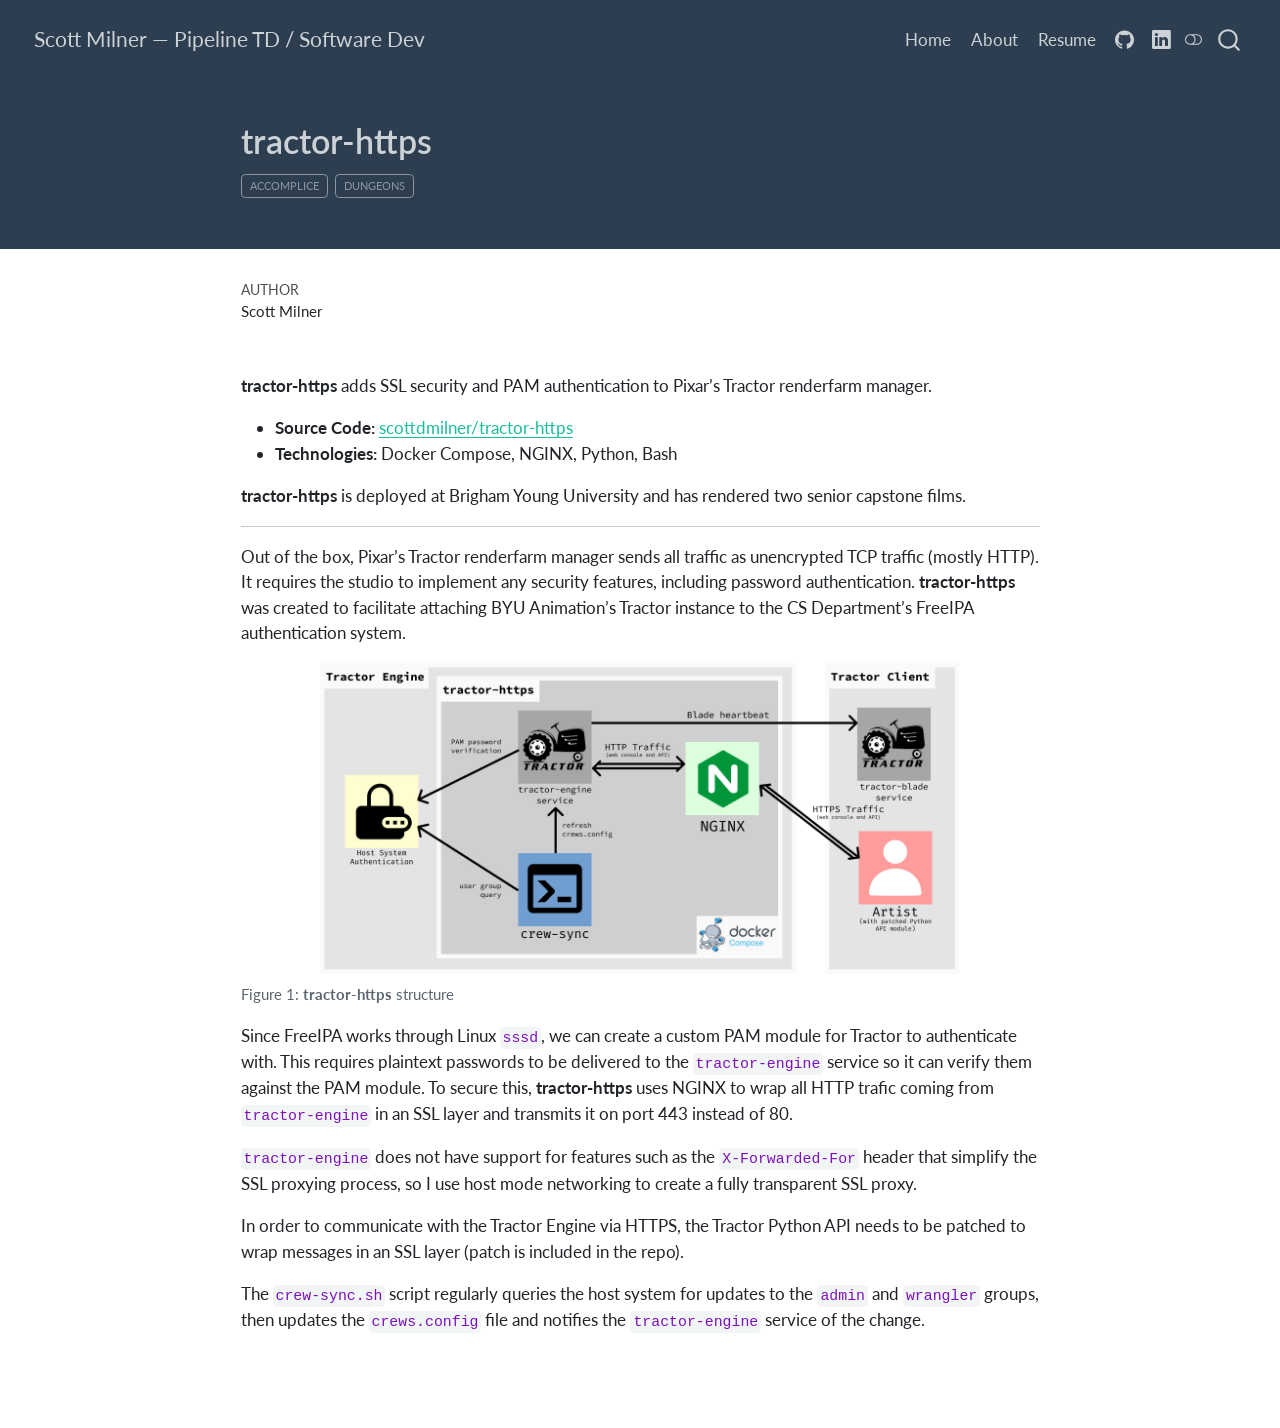
<file: code-projects/tractor-https/index.html>
<!DOCTYPE html>
<html xmlns="http://www.w3.org/1999/xhtml" lang="en" xml:lang="en"><head>

<meta charset="utf-8">
<meta name="generator" content="quarto-1.8.25">

<meta name="viewport" content="width=device-width, initial-scale=1.0, user-scalable=yes">

<meta name="author" content="Scott Milner">

<title>tractor-https – Scott Milner — Pipeline TD / Software Dev</title>
<style>
code{white-space: pre-wrap;}
span.smallcaps{font-variant: small-caps;}
div.columns{display: flex; gap: min(4vw, 1.5em);}
div.column{flex: auto; overflow-x: auto;}
div.hanging-indent{margin-left: 1.5em; text-indent: -1.5em;}
ul.task-list{list-style: none;}
ul.task-list li input[type="checkbox"] {
  width: 0.8em;
  margin: 0 0.8em 0.2em -1em; /* quarto-specific, see https://github.com/quarto-dev/quarto-cli/issues/4556 */ 
  vertical-align: middle;
}
</style>


<script src="../../site_libs/quarto-nav/quarto-nav.js"></script>
<script src="../../site_libs/clipboard/clipboard.min.js"></script>
<script src="../../site_libs/quarto-search/autocomplete.umd.js"></script>
<script src="../../site_libs/quarto-search/fuse.min.js"></script>
<script src="../../site_libs/quarto-search/quarto-search.js"></script>
<meta name="quarto:offset" content="../../">
<script src="../../site_libs/quarto-html/quarto.js" type="module"></script>
<script src="../../site_libs/quarto-html/tabsets/tabsets.js" type="module"></script>
<script src="../../site_libs/quarto-html/axe/axe-check.js" type="module"></script>
<script src="../../site_libs/quarto-html/popper.min.js"></script>
<script src="../../site_libs/quarto-html/tippy.umd.min.js"></script>
<script src="../../site_libs/quarto-html/anchor.min.js"></script>
<link href="../../site_libs/quarto-html/tippy.css" rel="stylesheet">
<link href="../../site_libs/quarto-html/quarto-syntax-highlighting-7b89279ff1a6dce999919e0e67d4d9ec.css" rel="stylesheet" class="quarto-color-scheme" id="quarto-text-highlighting-styles">
<link href="../../site_libs/quarto-html/quarto-syntax-highlighting-dark-707d8167ce6003fca903bfe2be84ab7f.css" rel="stylesheet" class="quarto-color-scheme quarto-color-alternate" id="quarto-text-highlighting-styles">
<link href="../../site_libs/quarto-html/quarto-syntax-highlighting-7b89279ff1a6dce999919e0e67d4d9ec.css" rel="stylesheet" class="quarto-color-scheme-extra" id="quarto-text-highlighting-styles">
<script src="../../site_libs/bootstrap/bootstrap.min.js"></script>
<link href="../../site_libs/bootstrap/bootstrap-icons.css" rel="stylesheet">
<link href="../../site_libs/bootstrap/bootstrap-960d9d362f81d399278ec3e29b622b37.min.css" rel="stylesheet" append-hash="true" class="quarto-color-scheme" id="quarto-bootstrap" data-mode="light">
<link href="../../site_libs/bootstrap/bootstrap-dark-e7f4145358ce1d0cd37d8d374dbb44f9.min.css" rel="stylesheet" append-hash="true" class="quarto-color-scheme quarto-color-alternate" id="quarto-bootstrap" data-mode="dark">
<link href="../../site_libs/bootstrap/bootstrap-960d9d362f81d399278ec3e29b622b37.min.css" rel="stylesheet" append-hash="true" class="quarto-color-scheme-extra" id="quarto-bootstrap" data-mode="light">
<link href="../../site_libs/quarto-contrib/fontawesome6-1.2.0/all.min.css" rel="stylesheet">
<link href="../../site_libs/quarto-contrib/fontawesome6-1.2.0/latex-fontsize.css" rel="stylesheet">
<script src="../../site_libs/quarto-contrib/glightbox/glightbox.min.js"></script>
<link href="../../site_libs/quarto-contrib/glightbox/glightbox.min.css" rel="stylesheet">
<link href="../../site_libs/quarto-contrib/glightbox/lightbox.css" rel="stylesheet">
<script id="quarto-search-options" type="application/json">{
  "location": "navbar",
  "copy-button": false,
  "collapse-after": 3,
  "panel-placement": "end",
  "type": "overlay",
  "limit": 50,
  "keyboard-shortcut": [
    "f",
    "/",
    "s"
  ],
  "show-item-context": false,
  "language": {
    "search-no-results-text": "No results",
    "search-matching-documents-text": "matching documents",
    "search-copy-link-title": "Copy link to search",
    "search-hide-matches-text": "Hide additional matches",
    "search-more-match-text": "more match in this document",
    "search-more-matches-text": "more matches in this document",
    "search-clear-button-title": "Clear",
    "search-text-placeholder": "",
    "search-detached-cancel-button-title": "Cancel",
    "search-submit-button-title": "Submit",
    "search-label": "Search"
  }
}</script>


<link rel="stylesheet" href="../../styles.css">
<meta property="og:title" content="tractor-https – Scott Milner — Pipeline TD / Software Dev">
<meta property="og:description" content="">
<meta property="og:image" content="https://scottdmilner.github.io/code-projects/tractor-https/tractor-logo.png">
<meta property="og:site_name" content="Scott Milner — Pipeline TD / Software Dev">
<meta property="og:locale" content="en_US">
<meta property="og:image:height" content="147">
<meta property="og:image:width" content="147">
</head>

<body class="nav-fixed fullcontent quarto-light"><script id="quarto-html-before-body" type="application/javascript">
    const toggleBodyColorMode = (bsSheetEl) => {
      const mode = bsSheetEl.getAttribute("data-mode");
      const bodyEl = window.document.querySelector("body");
      if (mode === "dark") {
        bodyEl.classList.add("quarto-dark");
        bodyEl.classList.remove("quarto-light");
      } else {
        bodyEl.classList.add("quarto-light");
        bodyEl.classList.remove("quarto-dark");
      }
    }
    const toggleBodyColorPrimary = () => {
      const bsSheetEl = window.document.querySelector("link#quarto-bootstrap:not([rel=disabled-stylesheet])");
      if (bsSheetEl) {
        toggleBodyColorMode(bsSheetEl);
      }
    }
    const setColorSchemeToggle = (alternate) => {
      const toggles = window.document.querySelectorAll('.quarto-color-scheme-toggle');
      for (let i=0; i < toggles.length; i++) {
        const toggle = toggles[i];
        if (toggle) {
          if (alternate) {
            toggle.classList.add("alternate");
          } else {
            toggle.classList.remove("alternate");
          }
        }
      }
    };
    const toggleColorMode = (alternate) => {
      // Switch the stylesheets
      const primaryStylesheets = window.document.querySelectorAll('link.quarto-color-scheme:not(.quarto-color-alternate)');
      const alternateStylesheets = window.document.querySelectorAll('link.quarto-color-scheme.quarto-color-alternate');
      manageTransitions('#quarto-margin-sidebar .nav-link', false);
      if (alternate) {
        // note: dark is layered on light, we don't disable primary!
        enableStylesheet(alternateStylesheets);
        for (const sheetNode of alternateStylesheets) {
          if (sheetNode.id === "quarto-bootstrap") {
            toggleBodyColorMode(sheetNode);
          }
        }
      } else {
        disableStylesheet(alternateStylesheets);
        enableStylesheet(primaryStylesheets)
        toggleBodyColorPrimary();
      }
      manageTransitions('#quarto-margin-sidebar .nav-link', true);
      // Switch the toggles
      setColorSchemeToggle(alternate)
      // Hack to workaround the fact that safari doesn't
      // properly recolor the scrollbar when toggling (#1455)
      if (navigator.userAgent.indexOf('Safari') > 0 && navigator.userAgent.indexOf('Chrome') == -1) {
        manageTransitions("body", false);
        window.scrollTo(0, 1);
        setTimeout(() => {
          window.scrollTo(0, 0);
          manageTransitions("body", true);
        }, 40);
      }
    }
    const disableStylesheet = (stylesheets) => {
      for (let i=0; i < stylesheets.length; i++) {
        const stylesheet = stylesheets[i];
        stylesheet.rel = 'disabled-stylesheet';
      }
    }
    const enableStylesheet = (stylesheets) => {
      for (let i=0; i < stylesheets.length; i++) {
        const stylesheet = stylesheets[i];
        if(stylesheet.rel !== 'stylesheet') { // for Chrome, which will still FOUC without this check
          stylesheet.rel = 'stylesheet';
        }
      }
    }
    const manageTransitions = (selector, allowTransitions) => {
      const els = window.document.querySelectorAll(selector);
      for (let i=0; i < els.length; i++) {
        const el = els[i];
        if (allowTransitions) {
          el.classList.remove('notransition');
        } else {
          el.classList.add('notransition');
        }
      }
    }
    const isFileUrl = () => {
      return window.location.protocol === 'file:';
    }
    const hasAlternateSentinel = () => {
      let styleSentinel = getColorSchemeSentinel();
      if (styleSentinel !== null) {
        return styleSentinel === "alternate";
      } else {
        return false;
      }
    }
    const setStyleSentinel = (alternate) => {
      const value = alternate ? "alternate" : "default";
      if (!isFileUrl()) {
        window.localStorage.setItem("quarto-color-scheme", value);
      } else {
        localAlternateSentinel = value;
      }
    }
    const getColorSchemeSentinel = () => {
      if (!isFileUrl()) {
        const storageValue = window.localStorage.getItem("quarto-color-scheme");
        return storageValue != null ? storageValue : localAlternateSentinel;
      } else {
        return localAlternateSentinel;
      }
    }
    const toggleGiscusIfUsed = (isAlternate, darkModeDefault) => {
      const baseTheme = document.querySelector('#giscus-base-theme')?.value ?? 'light';
      const alternateTheme = document.querySelector('#giscus-alt-theme')?.value ?? 'dark';
      let newTheme = '';
      if(authorPrefersDark) {
        newTheme = isAlternate ? baseTheme : alternateTheme;
      } else {
        newTheme = isAlternate ? alternateTheme : baseTheme;
      }
      const changeGiscusTheme = () => {
        // From: https://github.com/giscus/giscus/issues/336
        const sendMessage = (message) => {
          const iframe = document.querySelector('iframe.giscus-frame');
          if (!iframe) return;
          iframe.contentWindow.postMessage({ giscus: message }, 'https://giscus.app');
        }
        sendMessage({
          setConfig: {
            theme: newTheme
          }
        });
      }
      const isGiscussLoaded = window.document.querySelector('iframe.giscus-frame') !== null;
      if (isGiscussLoaded) {
        changeGiscusTheme();
      }
    };
    const authorPrefersDark = false;
    const darkModeDefault = authorPrefersDark;
      document.querySelector('link#quarto-text-highlighting-styles.quarto-color-scheme-extra').rel = 'disabled-stylesheet';
      document.querySelector('link#quarto-bootstrap.quarto-color-scheme-extra').rel = 'disabled-stylesheet';
    let localAlternateSentinel = darkModeDefault ? 'alternate' : 'default';
    // Dark / light mode switch
    window.quartoToggleColorScheme = () => {
      // Read the current dark / light value
      let toAlternate = !hasAlternateSentinel();
      toggleColorMode(toAlternate);
      setStyleSentinel(toAlternate);
      toggleGiscusIfUsed(toAlternate, darkModeDefault);
      window.dispatchEvent(new Event('resize'));
    };
    // Switch to dark mode if need be
    if (hasAlternateSentinel()) {
      toggleColorMode(true);
    } else {
      toggleColorMode(false);
    }
  </script>

<div id="quarto-search-results"></div>
  <header id="quarto-header" class="headroom fixed-top quarto-banner">
    <nav class="navbar navbar-expand-lg " data-bs-theme="dark">
      <div class="navbar-container container-fluid">
      <div class="navbar-brand-container mx-auto">
    <a href="../../index.html" class="navbar-brand navbar-brand-logo">
    </a>
    <a class="navbar-brand" href="../../index.html">
    <span class="navbar-title">Scott Milner — Pipeline TD / Software Dev</span>
    </a>
  </div>
            <div id="quarto-search" class="" title="Search"></div>
          <button class="navbar-toggler" type="button" data-bs-toggle="collapse" data-bs-target="#navbarCollapse" aria-controls="navbarCollapse" role="menu" aria-expanded="false" aria-label="Toggle navigation" onclick="if (window.quartoToggleHeadroom) { window.quartoToggleHeadroom(); }">
  <span class="navbar-toggler-icon"></span>
</button>
          <div class="collapse navbar-collapse" id="navbarCollapse">
            <ul class="navbar-nav navbar-nav-scroll ms-auto">
  <li class="nav-item">
    <a class="nav-link" href="../../index.html"> 
<span class="menu-text">Home</span></a>
  </li>  
  <li class="nav-item">
    <a class="nav-link" href="../../about.html"> 
<span class="menu-text">About</span></a>
  </li>  
  <li class="nav-item">
    <a class="nav-link" href="../../files/SCOTT_MILNER_Resume.pdf"> 
<span class="menu-text">Resume</span></a>
  </li>  
  <li class="nav-item compact">
    <a class="nav-link" href="https://github.com/scottdmilner"> <i class="bi bi-github" role="img">
</i> 
<span class="menu-text"></span></a>
  </li>  
  <li class="nav-item compact">
    <a class="nav-link" href="https://linkedin.com/in/sdmilner"> <i class="bi bi-linkedin" role="img">
</i> 
<span class="menu-text"></span></a>
  </li>  
</ul>
          </div> <!-- /navcollapse -->
            <div class="quarto-navbar-tools">
  <a href="" class="quarto-color-scheme-toggle quarto-navigation-tool  px-1" onclick="window.quartoToggleColorScheme(); return false;" title="Toggle dark mode"><i class="bi"></i></a>
</div>
      </div> <!-- /container-fluid -->
    </nav>
</header>
<!-- content -->
<header id="title-block-header" class="quarto-title-block default page-columns page-full">
  <div class="quarto-title-banner page-columns page-full">
    <div class="quarto-title column-body">
      <h1 class="title">tractor-https</h1>
                                <div class="quarto-categories">
                <div class="quarto-category">accomplice</div>
                <div class="quarto-category">dungeons</div>
              </div>
                  </div>
  </div>
    
  
  <div class="quarto-title-meta">

      <div>
      <div class="quarto-title-meta-heading">Author</div>
      <div class="quarto-title-meta-contents">
               <p>Scott Milner </p>
            </div>
    </div>
      
    
      
    </div>
    
  
  </header><div id="quarto-content" class="quarto-container page-columns page-rows-contents page-layout-article page-navbar">
<!-- sidebar -->
<!-- margin-sidebar -->
    
<!-- main -->
<main class="content quarto-banner-title-block" id="quarto-document-content">






<p><strong>tractor-https</strong> adds SSL security and PAM authentication to Pixar’s Tractor renderfarm manager.</p>
<ul>
<li><strong>Source Code:</strong> <a href="https://github.com/scottdmilner/tractor-https">scottdmilner/tractor-https</a></li>
<li><strong>Technologies:</strong> Docker Compose, NGINX, Python, Bash</li>
</ul>
<p><strong>tractor-https</strong> is deployed at Brigham Young University and has rendered two senior capstone films.</p>
<hr>
<p>Out of the box, Pixar’s Tractor renderfarm manager sends all traffic as unencrypted TCP traffic (mostly HTTP). It requires the studio to implement any security features, including password authentication. <strong>tractor-https</strong> was created to facilitate attaching BYU Animation’s Tractor instance to the CS Department’s FreeIPA authentication system.</p>
<div id="fig-diagram" class="lightbox quarto-float quarto-figure quarto-figure-center anchored">
<figure class="quarto-float quarto-float-fig figure">
<div aria-describedby="fig-diagram-caption-0ceaefa1-69ba-4598-a22c-09a6ac19f8ca">
<a href="tractor-https-diagram.jpg" class="lightbox" data-gallery="quarto-lightbox-gallery-1" title="Figure&nbsp;1: tractor-https structure"><img src="tractor-https-diagram.jpg" class="img-fluid figure-img" style="width:80.0%"></a>
</div>
<figcaption class="quarto-float-caption-bottom quarto-float-caption quarto-float-fig" id="fig-diagram-caption-0ceaefa1-69ba-4598-a22c-09a6ac19f8ca">
Figure&nbsp;1: <strong>tractor-https</strong> structure
</figcaption>
</figure>
</div>
<p>Since FreeIPA works through Linux <code>sssd</code>, we can create a custom PAM module for Tractor to authenticate with. This requires plaintext passwords to be delivered to the <code>tractor-engine</code> service so it can verify them against the PAM module. To secure this, <strong>tractor-https</strong> uses NGINX to wrap all HTTP trafic coming from <code>tractor-engine</code> in an SSL layer and transmits it on port 443 instead of 80.</p>
<p><code>tractor-engine</code> does not have support for features such as the <code>X-Forwarded-For</code> header that simplify the SSL proxying process, so I use host mode networking to create a fully transparent SSL proxy.</p>
<p>In order to communicate with the Tractor Engine via HTTPS, the Tractor Python API needs to be patched to wrap messages in an SSL layer (patch is included in the repo).</p>
<p>The <code>crew-sync.sh</code> script regularly queries the host system for updates to the <code>admin</code> and <code>wrangler</code> groups, then updates the <code>crews.config</code> file and notifies the <code>tractor-engine</code> service of the change.</p>



</main> <!-- /main -->
<script id="quarto-html-after-body" type="application/javascript">
  window.document.addEventListener("DOMContentLoaded", function (event) {
    // Ensure there is a toggle, if there isn't float one in the top right
    if (window.document.querySelector('.quarto-color-scheme-toggle') === null) {
      const a = window.document.createElement('a');
      a.classList.add('top-right');
      a.classList.add('quarto-color-scheme-toggle');
      a.href = "";
      a.onclick = function() { try { window.quartoToggleColorScheme(); } catch {} return false; };
      const i = window.document.createElement("i");
      i.classList.add('bi');
      a.appendChild(i);
      window.document.body.appendChild(a);
    }
    setColorSchemeToggle(hasAlternateSentinel())
    const icon = "";
    const anchorJS = new window.AnchorJS();
    anchorJS.options = {
      placement: 'right',
      icon: icon
    };
    anchorJS.add('.anchored');
    const isCodeAnnotation = (el) => {
      for (const clz of el.classList) {
        if (clz.startsWith('code-annotation-')) {                     
          return true;
        }
      }
      return false;
    }
    const onCopySuccess = function(e) {
      // button target
      const button = e.trigger;
      // don't keep focus
      button.blur();
      // flash "checked"
      button.classList.add('code-copy-button-checked');
      var currentTitle = button.getAttribute("title");
      button.setAttribute("title", "Copied!");
      let tooltip;
      if (window.bootstrap) {
        button.setAttribute("data-bs-toggle", "tooltip");
        button.setAttribute("data-bs-placement", "left");
        button.setAttribute("data-bs-title", "Copied!");
        tooltip = new bootstrap.Tooltip(button, 
          { trigger: "manual", 
            customClass: "code-copy-button-tooltip",
            offset: [0, -8]});
        tooltip.show();    
      }
      setTimeout(function() {
        if (tooltip) {
          tooltip.hide();
          button.removeAttribute("data-bs-title");
          button.removeAttribute("data-bs-toggle");
          button.removeAttribute("data-bs-placement");
        }
        button.setAttribute("title", currentTitle);
        button.classList.remove('code-copy-button-checked');
      }, 1000);
      // clear code selection
      e.clearSelection();
    }
    const getTextToCopy = function(trigger) {
      const outerScaffold = trigger.parentElement.cloneNode(true);
      const codeEl = outerScaffold.querySelector('code');
      for (const childEl of codeEl.children) {
        if (isCodeAnnotation(childEl)) {
          childEl.remove();
        }
      }
      return codeEl.innerText;
    }
    const clipboard = new window.ClipboardJS('.code-copy-button:not([data-in-quarto-modal])', {
      text: getTextToCopy
    });
    clipboard.on('success', onCopySuccess);
    if (window.document.getElementById('quarto-embedded-source-code-modal')) {
      const clipboardModal = new window.ClipboardJS('.code-copy-button[data-in-quarto-modal]', {
        text: getTextToCopy,
        container: window.document.getElementById('quarto-embedded-source-code-modal')
      });
      clipboardModal.on('success', onCopySuccess);
    }
      var localhostRegex = new RegExp(/^(?:http|https):\/\/localhost\:?[0-9]*\//);
      var mailtoRegex = new RegExp(/^mailto:/);
        var filterRegex = new RegExp("https:\/\/scottdmilner\.github\.io\/");
      var isInternal = (href) => {
          return filterRegex.test(href) || localhostRegex.test(href) || mailtoRegex.test(href);
      }
      // Inspect non-navigation links and adorn them if external
     var links = window.document.querySelectorAll('a[href]:not(.nav-link):not(.navbar-brand):not(.toc-action):not(.sidebar-link):not(.sidebar-item-toggle):not(.pagination-link):not(.no-external):not([aria-hidden]):not(.dropdown-item):not(.quarto-navigation-tool):not(.about-link)');
      for (var i=0; i<links.length; i++) {
        const link = links[i];
        if (!isInternal(link.href)) {
          // undo the damage that might have been done by quarto-nav.js in the case of
          // links that we want to consider external
          if (link.dataset.originalHref !== undefined) {
            link.href = link.dataset.originalHref;
          }
        }
      }
    function tippyHover(el, contentFn, onTriggerFn, onUntriggerFn) {
      const config = {
        allowHTML: true,
        maxWidth: 500,
        delay: 100,
        arrow: false,
        appendTo: function(el) {
            return el.parentElement;
        },
        interactive: true,
        interactiveBorder: 10,
        theme: 'quarto',
        placement: 'bottom-start',
      };
      if (contentFn) {
        config.content = contentFn;
      }
      if (onTriggerFn) {
        config.onTrigger = onTriggerFn;
      }
      if (onUntriggerFn) {
        config.onUntrigger = onUntriggerFn;
      }
      window.tippy(el, config); 
    }
    const noterefs = window.document.querySelectorAll('a[role="doc-noteref"]');
    for (var i=0; i<noterefs.length; i++) {
      const ref = noterefs[i];
      tippyHover(ref, function() {
        // use id or data attribute instead here
        let href = ref.getAttribute('data-footnote-href') || ref.getAttribute('href');
        try { href = new URL(href).hash; } catch {}
        const id = href.replace(/^#\/?/, "");
        const note = window.document.getElementById(id);
        if (note) {
          return note.innerHTML;
        } else {
          return "";
        }
      });
    }
    const xrefs = window.document.querySelectorAll('a.quarto-xref');
    const processXRef = (id, note) => {
      // Strip column container classes
      const stripColumnClz = (el) => {
        el.classList.remove("page-full", "page-columns");
        if (el.children) {
          for (const child of el.children) {
            stripColumnClz(child);
          }
        }
      }
      stripColumnClz(note)
      if (id === null || id.startsWith('sec-')) {
        // Special case sections, only their first couple elements
        const container = document.createElement("div");
        if (note.children && note.children.length > 2) {
          container.appendChild(note.children[0].cloneNode(true));
          for (let i = 1; i < note.children.length; i++) {
            const child = note.children[i];
            if (child.tagName === "P" && child.innerText === "") {
              continue;
            } else {
              container.appendChild(child.cloneNode(true));
              break;
            }
          }
          if (window.Quarto?.typesetMath) {
            window.Quarto.typesetMath(container);
          }
          return container.innerHTML
        } else {
          if (window.Quarto?.typesetMath) {
            window.Quarto.typesetMath(note);
          }
          return note.innerHTML;
        }
      } else {
        // Remove any anchor links if they are present
        const anchorLink = note.querySelector('a.anchorjs-link');
        if (anchorLink) {
          anchorLink.remove();
        }
        if (window.Quarto?.typesetMath) {
          window.Quarto.typesetMath(note);
        }
        if (note.classList.contains("callout")) {
          return note.outerHTML;
        } else {
          return note.innerHTML;
        }
      }
    }
    for (var i=0; i<xrefs.length; i++) {
      const xref = xrefs[i];
      tippyHover(xref, undefined, function(instance) {
        instance.disable();
        let url = xref.getAttribute('href');
        let hash = undefined; 
        if (url.startsWith('#')) {
          hash = url;
        } else {
          try { hash = new URL(url).hash; } catch {}
        }
        if (hash) {
          const id = hash.replace(/^#\/?/, "");
          const note = window.document.getElementById(id);
          if (note !== null) {
            try {
              const html = processXRef(id, note.cloneNode(true));
              instance.setContent(html);
            } finally {
              instance.enable();
              instance.show();
            }
          } else {
            // See if we can fetch this
            fetch(url.split('#')[0])
            .then(res => res.text())
            .then(html => {
              const parser = new DOMParser();
              const htmlDoc = parser.parseFromString(html, "text/html");
              const note = htmlDoc.getElementById(id);
              if (note !== null) {
                const html = processXRef(id, note);
                instance.setContent(html);
              } 
            }).finally(() => {
              instance.enable();
              instance.show();
            });
          }
        } else {
          // See if we can fetch a full url (with no hash to target)
          // This is a special case and we should probably do some content thinning / targeting
          fetch(url)
          .then(res => res.text())
          .then(html => {
            const parser = new DOMParser();
            const htmlDoc = parser.parseFromString(html, "text/html");
            const note = htmlDoc.querySelector('main.content');
            if (note !== null) {
              // This should only happen for chapter cross references
              // (since there is no id in the URL)
              // remove the first header
              if (note.children.length > 0 && note.children[0].tagName === "HEADER") {
                note.children[0].remove();
              }
              const html = processXRef(null, note);
              instance.setContent(html);
            } 
          }).finally(() => {
            instance.enable();
            instance.show();
          });
        }
      }, function(instance) {
      });
    }
        let selectedAnnoteEl;
        const selectorForAnnotation = ( cell, annotation) => {
          let cellAttr = 'data-code-cell="' + cell + '"';
          let lineAttr = 'data-code-annotation="' +  annotation + '"';
          const selector = 'span[' + cellAttr + '][' + lineAttr + ']';
          return selector;
        }
        const selectCodeLines = (annoteEl) => {
          const doc = window.document;
          const targetCell = annoteEl.getAttribute("data-target-cell");
          const targetAnnotation = annoteEl.getAttribute("data-target-annotation");
          const annoteSpan = window.document.querySelector(selectorForAnnotation(targetCell, targetAnnotation));
          const lines = annoteSpan.getAttribute("data-code-lines").split(",");
          const lineIds = lines.map((line) => {
            return targetCell + "-" + line;
          })
          let top = null;
          let height = null;
          let parent = null;
          if (lineIds.length > 0) {
              //compute the position of the single el (top and bottom and make a div)
              const el = window.document.getElementById(lineIds[0]);
              top = el.offsetTop;
              height = el.offsetHeight;
              parent = el.parentElement.parentElement;
            if (lineIds.length > 1) {
              const lastEl = window.document.getElementById(lineIds[lineIds.length - 1]);
              const bottom = lastEl.offsetTop + lastEl.offsetHeight;
              height = bottom - top;
            }
            if (top !== null && height !== null && parent !== null) {
              // cook up a div (if necessary) and position it 
              let div = window.document.getElementById("code-annotation-line-highlight");
              if (div === null) {
                div = window.document.createElement("div");
                div.setAttribute("id", "code-annotation-line-highlight");
                div.style.position = 'absolute';
                parent.appendChild(div);
              }
              div.style.top = top - 2 + "px";
              div.style.height = height + 4 + "px";
              div.style.left = 0;
              let gutterDiv = window.document.getElementById("code-annotation-line-highlight-gutter");
              if (gutterDiv === null) {
                gutterDiv = window.document.createElement("div");
                gutterDiv.setAttribute("id", "code-annotation-line-highlight-gutter");
                gutterDiv.style.position = 'absolute';
                const codeCell = window.document.getElementById(targetCell);
                const gutter = codeCell.querySelector('.code-annotation-gutter');
                gutter.appendChild(gutterDiv);
              }
              gutterDiv.style.top = top - 2 + "px";
              gutterDiv.style.height = height + 4 + "px";
            }
            selectedAnnoteEl = annoteEl;
          }
        };
        const unselectCodeLines = () => {
          const elementsIds = ["code-annotation-line-highlight", "code-annotation-line-highlight-gutter"];
          elementsIds.forEach((elId) => {
            const div = window.document.getElementById(elId);
            if (div) {
              div.remove();
            }
          });
          selectedAnnoteEl = undefined;
        };
          // Handle positioning of the toggle
      window.addEventListener(
        "resize",
        throttle(() => {
          elRect = undefined;
          if (selectedAnnoteEl) {
            selectCodeLines(selectedAnnoteEl);
          }
        }, 10)
      );
      function throttle(fn, ms) {
      let throttle = false;
      let timer;
        return (...args) => {
          if(!throttle) { // first call gets through
              fn.apply(this, args);
              throttle = true;
          } else { // all the others get throttled
              if(timer) clearTimeout(timer); // cancel #2
              timer = setTimeout(() => {
                fn.apply(this, args);
                timer = throttle = false;
              }, ms);
          }
        };
      }
        // Attach click handler to the DT
        const annoteDls = window.document.querySelectorAll('dt[data-target-cell]');
        for (const annoteDlNode of annoteDls) {
          annoteDlNode.addEventListener('click', (event) => {
            const clickedEl = event.target;
            if (clickedEl !== selectedAnnoteEl) {
              unselectCodeLines();
              const activeEl = window.document.querySelector('dt[data-target-cell].code-annotation-active');
              if (activeEl) {
                activeEl.classList.remove('code-annotation-active');
              }
              selectCodeLines(clickedEl);
              clickedEl.classList.add('code-annotation-active');
            } else {
              // Unselect the line
              unselectCodeLines();
              clickedEl.classList.remove('code-annotation-active');
            }
          });
        }
    const findCites = (el) => {
      const parentEl = el.parentElement;
      if (parentEl) {
        const cites = parentEl.dataset.cites;
        if (cites) {
          return {
            el,
            cites: cites.split(' ')
          };
        } else {
          return findCites(el.parentElement)
        }
      } else {
        return undefined;
      }
    };
    var bibliorefs = window.document.querySelectorAll('a[role="doc-biblioref"]');
    for (var i=0; i<bibliorefs.length; i++) {
      const ref = bibliorefs[i];
      const citeInfo = findCites(ref);
      if (citeInfo) {
        tippyHover(citeInfo.el, function() {
          var popup = window.document.createElement('div');
          citeInfo.cites.forEach(function(cite) {
            var citeDiv = window.document.createElement('div');
            citeDiv.classList.add('hanging-indent');
            citeDiv.classList.add('csl-entry');
            var biblioDiv = window.document.getElementById('ref-' + cite);
            if (biblioDiv) {
              citeDiv.innerHTML = biblioDiv.innerHTML;
            }
            popup.appendChild(citeDiv);
          });
          return popup.innerHTML;
        });
      }
    }
  });
  </script>
</div> <!-- /content -->
<script>var lightboxQuarto = GLightbox({"closeEffect":"zoom","descPosition":"bottom","loop":false,"openEffect":"zoom","selector":".lightbox"});
(function() {
  let previousOnload = window.onload;
  window.onload = () => {
    if (previousOnload) {
      previousOnload();
    }
    lightboxQuarto.on('slide_before_load', (data) => {
      const { slideIndex, slideNode, slideConfig, player, trigger } = data;
      const href = trigger.getAttribute('href');
      if (href !== null) {
        const imgEl = window.document.querySelector(`a[href="${href}"] img`);
        if (imgEl !== null) {
          const srcAttr = imgEl.getAttribute("src");
          if (srcAttr && srcAttr.startsWith("data:")) {
            slideConfig.href = srcAttr;
          }
        }
      } 
    });
  
    lightboxQuarto.on('slide_after_load', (data) => {
      const { slideIndex, slideNode, slideConfig, player, trigger } = data;
      if (window.Quarto?.typesetMath) {
        window.Quarto.typesetMath(slideNode);
      }
    });
  
  };
  
})();
          </script>




</body></html>
</file>
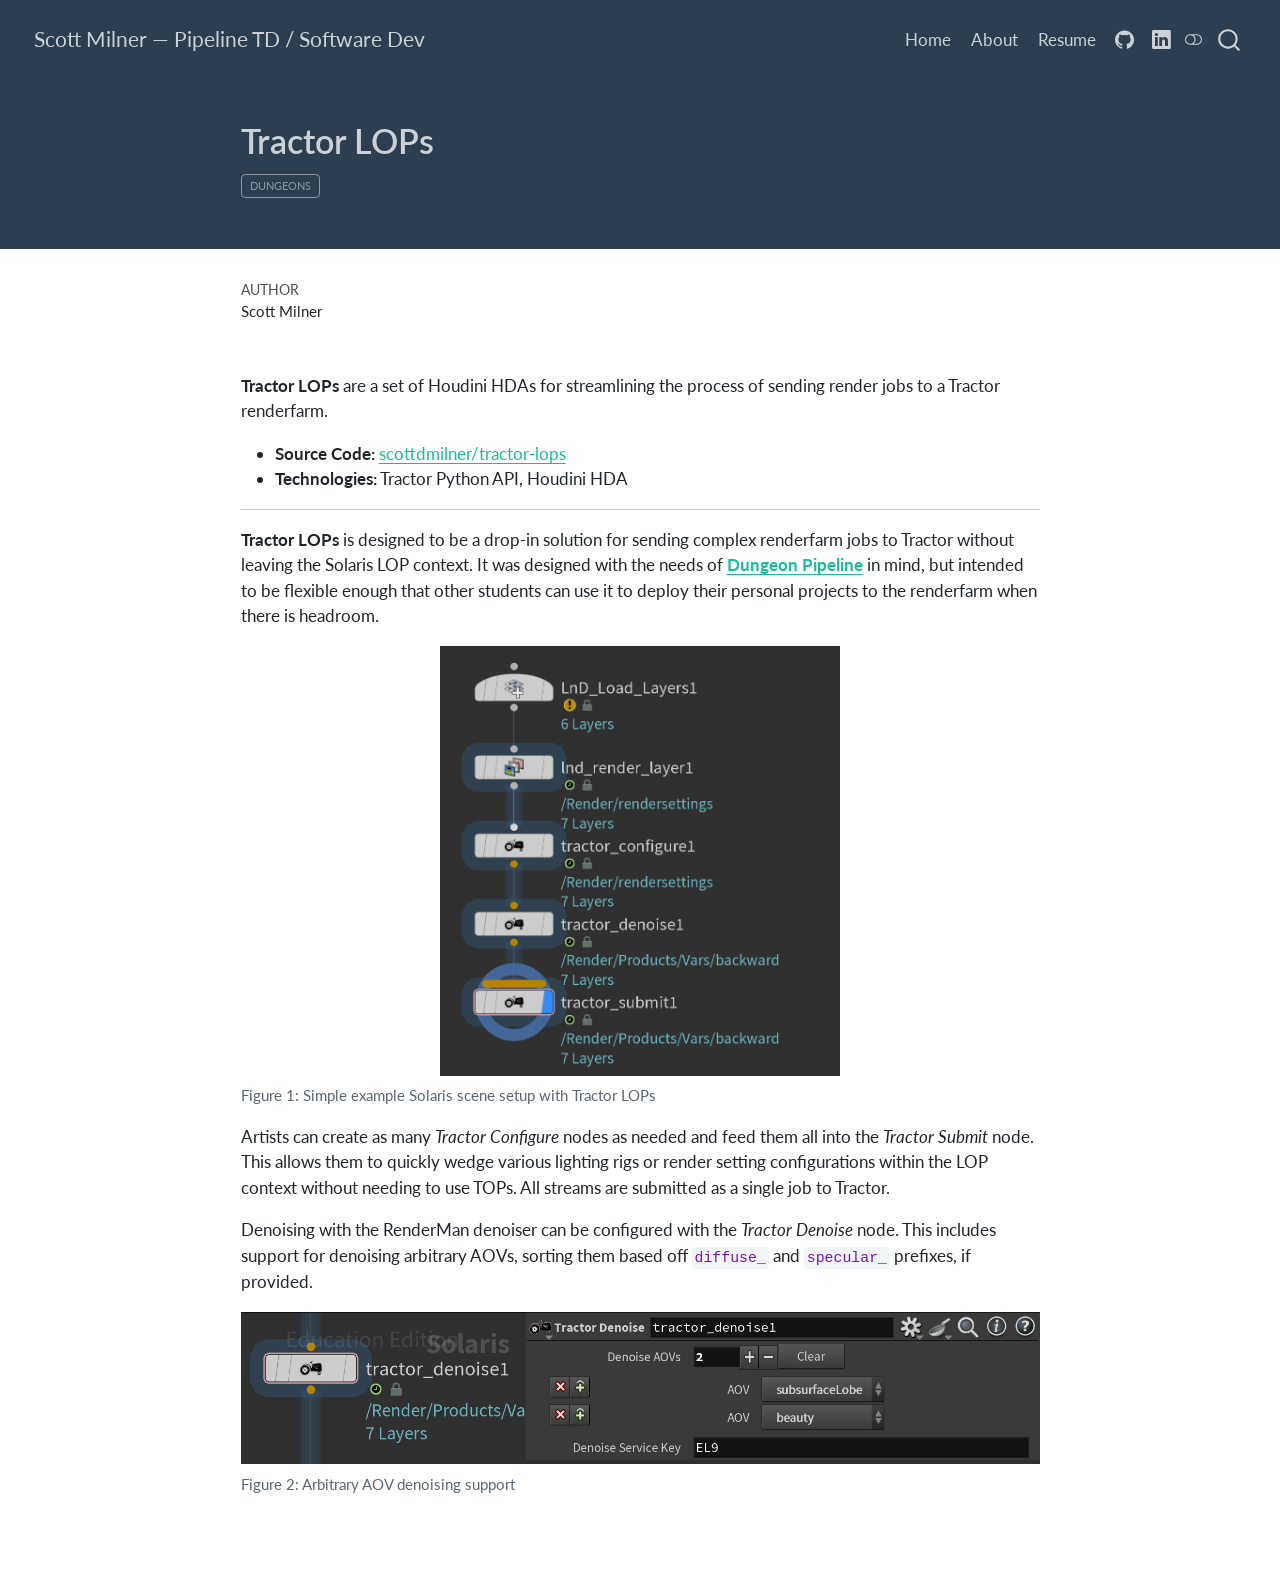
<file: code-projects/tractor-lops/index.html>
<!DOCTYPE html>
<html xmlns="http://www.w3.org/1999/xhtml" lang="en" xml:lang="en"><head>

<meta charset="utf-8">
<meta name="generator" content="quarto-1.8.25">

<meta name="viewport" content="width=device-width, initial-scale=1.0, user-scalable=yes">

<meta name="author" content="Scott Milner">

<title>Tractor LOPs – Scott Milner — Pipeline TD / Software Dev</title>
<style>
code{white-space: pre-wrap;}
span.smallcaps{font-variant: small-caps;}
div.columns{display: flex; gap: min(4vw, 1.5em);}
div.column{flex: auto; overflow-x: auto;}
div.hanging-indent{margin-left: 1.5em; text-indent: -1.5em;}
ul.task-list{list-style: none;}
ul.task-list li input[type="checkbox"] {
  width: 0.8em;
  margin: 0 0.8em 0.2em -1em; /* quarto-specific, see https://github.com/quarto-dev/quarto-cli/issues/4556 */ 
  vertical-align: middle;
}
</style>


<script src="../../site_libs/quarto-nav/quarto-nav.js"></script>
<script src="../../site_libs/clipboard/clipboard.min.js"></script>
<script src="../../site_libs/quarto-search/autocomplete.umd.js"></script>
<script src="../../site_libs/quarto-search/fuse.min.js"></script>
<script src="../../site_libs/quarto-search/quarto-search.js"></script>
<meta name="quarto:offset" content="../../">
<script src="../../site_libs/quarto-html/quarto.js" type="module"></script>
<script src="../../site_libs/quarto-html/tabsets/tabsets.js" type="module"></script>
<script src="../../site_libs/quarto-html/axe/axe-check.js" type="module"></script>
<script src="../../site_libs/quarto-html/popper.min.js"></script>
<script src="../../site_libs/quarto-html/tippy.umd.min.js"></script>
<script src="../../site_libs/quarto-html/anchor.min.js"></script>
<link href="../../site_libs/quarto-html/tippy.css" rel="stylesheet">
<link href="../../site_libs/quarto-html/quarto-syntax-highlighting-7b89279ff1a6dce999919e0e67d4d9ec.css" rel="stylesheet" class="quarto-color-scheme" id="quarto-text-highlighting-styles">
<link href="../../site_libs/quarto-html/quarto-syntax-highlighting-dark-707d8167ce6003fca903bfe2be84ab7f.css" rel="stylesheet" class="quarto-color-scheme quarto-color-alternate" id="quarto-text-highlighting-styles">
<link href="../../site_libs/quarto-html/quarto-syntax-highlighting-7b89279ff1a6dce999919e0e67d4d9ec.css" rel="stylesheet" class="quarto-color-scheme-extra" id="quarto-text-highlighting-styles">
<script src="../../site_libs/bootstrap/bootstrap.min.js"></script>
<link href="../../site_libs/bootstrap/bootstrap-icons.css" rel="stylesheet">
<link href="../../site_libs/bootstrap/bootstrap-960d9d362f81d399278ec3e29b622b37.min.css" rel="stylesheet" append-hash="true" class="quarto-color-scheme" id="quarto-bootstrap" data-mode="light">
<link href="../../site_libs/bootstrap/bootstrap-dark-e7f4145358ce1d0cd37d8d374dbb44f9.min.css" rel="stylesheet" append-hash="true" class="quarto-color-scheme quarto-color-alternate" id="quarto-bootstrap" data-mode="dark">
<link href="../../site_libs/bootstrap/bootstrap-960d9d362f81d399278ec3e29b622b37.min.css" rel="stylesheet" append-hash="true" class="quarto-color-scheme-extra" id="quarto-bootstrap" data-mode="light">
<link href="../../site_libs/quarto-contrib/fontawesome6-1.2.0/all.min.css" rel="stylesheet">
<link href="../../site_libs/quarto-contrib/fontawesome6-1.2.0/latex-fontsize.css" rel="stylesheet">
<script src="../../site_libs/quarto-contrib/glightbox/glightbox.min.js"></script>
<link href="../../site_libs/quarto-contrib/glightbox/glightbox.min.css" rel="stylesheet">
<link href="../../site_libs/quarto-contrib/glightbox/lightbox.css" rel="stylesheet">
<script id="quarto-search-options" type="application/json">{
  "location": "navbar",
  "copy-button": false,
  "collapse-after": 3,
  "panel-placement": "end",
  "type": "overlay",
  "limit": 50,
  "keyboard-shortcut": [
    "f",
    "/",
    "s"
  ],
  "show-item-context": false,
  "language": {
    "search-no-results-text": "No results",
    "search-matching-documents-text": "matching documents",
    "search-copy-link-title": "Copy link to search",
    "search-hide-matches-text": "Hide additional matches",
    "search-more-match-text": "more match in this document",
    "search-more-matches-text": "more matches in this document",
    "search-clear-button-title": "Clear",
    "search-text-placeholder": "",
    "search-detached-cancel-button-title": "Cancel",
    "search-submit-button-title": "Submit",
    "search-label": "Search"
  }
}</script>


<link rel="stylesheet" href="../../styles.css">
<meta property="og:title" content="Tractor LOPs – Scott Milner — Pipeline TD / Software Dev">
<meta property="og:description" content="">
<meta property="og:image" content="https://scottdmilner.github.io/code-projects/tractor-lops/basic-example.png">
<meta property="og:site_name" content="Scott Milner — Pipeline TD / Software Dev">
<meta property="og:locale" content="en_US">
<meta property="og:image:height" content="916">
<meta property="og:image:width" content="851">
</head>

<body class="nav-fixed fullcontent quarto-light"><script id="quarto-html-before-body" type="application/javascript">
    const toggleBodyColorMode = (bsSheetEl) => {
      const mode = bsSheetEl.getAttribute("data-mode");
      const bodyEl = window.document.querySelector("body");
      if (mode === "dark") {
        bodyEl.classList.add("quarto-dark");
        bodyEl.classList.remove("quarto-light");
      } else {
        bodyEl.classList.add("quarto-light");
        bodyEl.classList.remove("quarto-dark");
      }
    }
    const toggleBodyColorPrimary = () => {
      const bsSheetEl = window.document.querySelector("link#quarto-bootstrap:not([rel=disabled-stylesheet])");
      if (bsSheetEl) {
        toggleBodyColorMode(bsSheetEl);
      }
    }
    const setColorSchemeToggle = (alternate) => {
      const toggles = window.document.querySelectorAll('.quarto-color-scheme-toggle');
      for (let i=0; i < toggles.length; i++) {
        const toggle = toggles[i];
        if (toggle) {
          if (alternate) {
            toggle.classList.add("alternate");
          } else {
            toggle.classList.remove("alternate");
          }
        }
      }
    };
    const toggleColorMode = (alternate) => {
      // Switch the stylesheets
      const primaryStylesheets = window.document.querySelectorAll('link.quarto-color-scheme:not(.quarto-color-alternate)');
      const alternateStylesheets = window.document.querySelectorAll('link.quarto-color-scheme.quarto-color-alternate');
      manageTransitions('#quarto-margin-sidebar .nav-link', false);
      if (alternate) {
        // note: dark is layered on light, we don't disable primary!
        enableStylesheet(alternateStylesheets);
        for (const sheetNode of alternateStylesheets) {
          if (sheetNode.id === "quarto-bootstrap") {
            toggleBodyColorMode(sheetNode);
          }
        }
      } else {
        disableStylesheet(alternateStylesheets);
        enableStylesheet(primaryStylesheets)
        toggleBodyColorPrimary();
      }
      manageTransitions('#quarto-margin-sidebar .nav-link', true);
      // Switch the toggles
      setColorSchemeToggle(alternate)
      // Hack to workaround the fact that safari doesn't
      // properly recolor the scrollbar when toggling (#1455)
      if (navigator.userAgent.indexOf('Safari') > 0 && navigator.userAgent.indexOf('Chrome') == -1) {
        manageTransitions("body", false);
        window.scrollTo(0, 1);
        setTimeout(() => {
          window.scrollTo(0, 0);
          manageTransitions("body", true);
        }, 40);
      }
    }
    const disableStylesheet = (stylesheets) => {
      for (let i=0; i < stylesheets.length; i++) {
        const stylesheet = stylesheets[i];
        stylesheet.rel = 'disabled-stylesheet';
      }
    }
    const enableStylesheet = (stylesheets) => {
      for (let i=0; i < stylesheets.length; i++) {
        const stylesheet = stylesheets[i];
        if(stylesheet.rel !== 'stylesheet') { // for Chrome, which will still FOUC without this check
          stylesheet.rel = 'stylesheet';
        }
      }
    }
    const manageTransitions = (selector, allowTransitions) => {
      const els = window.document.querySelectorAll(selector);
      for (let i=0; i < els.length; i++) {
        const el = els[i];
        if (allowTransitions) {
          el.classList.remove('notransition');
        } else {
          el.classList.add('notransition');
        }
      }
    }
    const isFileUrl = () => {
      return window.location.protocol === 'file:';
    }
    const hasAlternateSentinel = () => {
      let styleSentinel = getColorSchemeSentinel();
      if (styleSentinel !== null) {
        return styleSentinel === "alternate";
      } else {
        return false;
      }
    }
    const setStyleSentinel = (alternate) => {
      const value = alternate ? "alternate" : "default";
      if (!isFileUrl()) {
        window.localStorage.setItem("quarto-color-scheme", value);
      } else {
        localAlternateSentinel = value;
      }
    }
    const getColorSchemeSentinel = () => {
      if (!isFileUrl()) {
        const storageValue = window.localStorage.getItem("quarto-color-scheme");
        return storageValue != null ? storageValue : localAlternateSentinel;
      } else {
        return localAlternateSentinel;
      }
    }
    const toggleGiscusIfUsed = (isAlternate, darkModeDefault) => {
      const baseTheme = document.querySelector('#giscus-base-theme')?.value ?? 'light';
      const alternateTheme = document.querySelector('#giscus-alt-theme')?.value ?? 'dark';
      let newTheme = '';
      if(authorPrefersDark) {
        newTheme = isAlternate ? baseTheme : alternateTheme;
      } else {
        newTheme = isAlternate ? alternateTheme : baseTheme;
      }
      const changeGiscusTheme = () => {
        // From: https://github.com/giscus/giscus/issues/336
        const sendMessage = (message) => {
          const iframe = document.querySelector('iframe.giscus-frame');
          if (!iframe) return;
          iframe.contentWindow.postMessage({ giscus: message }, 'https://giscus.app');
        }
        sendMessage({
          setConfig: {
            theme: newTheme
          }
        });
      }
      const isGiscussLoaded = window.document.querySelector('iframe.giscus-frame') !== null;
      if (isGiscussLoaded) {
        changeGiscusTheme();
      }
    };
    const authorPrefersDark = false;
    const darkModeDefault = authorPrefersDark;
      document.querySelector('link#quarto-text-highlighting-styles.quarto-color-scheme-extra').rel = 'disabled-stylesheet';
      document.querySelector('link#quarto-bootstrap.quarto-color-scheme-extra').rel = 'disabled-stylesheet';
    let localAlternateSentinel = darkModeDefault ? 'alternate' : 'default';
    // Dark / light mode switch
    window.quartoToggleColorScheme = () => {
      // Read the current dark / light value
      let toAlternate = !hasAlternateSentinel();
      toggleColorMode(toAlternate);
      setStyleSentinel(toAlternate);
      toggleGiscusIfUsed(toAlternate, darkModeDefault);
      window.dispatchEvent(new Event('resize'));
    };
    // Switch to dark mode if need be
    if (hasAlternateSentinel()) {
      toggleColorMode(true);
    } else {
      toggleColorMode(false);
    }
  </script>

<div id="quarto-search-results"></div>
  <header id="quarto-header" class="headroom fixed-top quarto-banner">
    <nav class="navbar navbar-expand-lg " data-bs-theme="dark">
      <div class="navbar-container container-fluid">
      <div class="navbar-brand-container mx-auto">
    <a href="../../index.html" class="navbar-brand navbar-brand-logo">
    </a>
    <a class="navbar-brand" href="../../index.html">
    <span class="navbar-title">Scott Milner — Pipeline TD / Software Dev</span>
    </a>
  </div>
            <div id="quarto-search" class="" title="Search"></div>
          <button class="navbar-toggler" type="button" data-bs-toggle="collapse" data-bs-target="#navbarCollapse" aria-controls="navbarCollapse" role="menu" aria-expanded="false" aria-label="Toggle navigation" onclick="if (window.quartoToggleHeadroom) { window.quartoToggleHeadroom(); }">
  <span class="navbar-toggler-icon"></span>
</button>
          <div class="collapse navbar-collapse" id="navbarCollapse">
            <ul class="navbar-nav navbar-nav-scroll ms-auto">
  <li class="nav-item">
    <a class="nav-link" href="../../index.html"> 
<span class="menu-text">Home</span></a>
  </li>  
  <li class="nav-item">
    <a class="nav-link" href="../../about.html"> 
<span class="menu-text">About</span></a>
  </li>  
  <li class="nav-item">
    <a class="nav-link" href="../../files/SCOTT_MILNER_Resume.pdf"> 
<span class="menu-text">Resume</span></a>
  </li>  
  <li class="nav-item compact">
    <a class="nav-link" href="https://github.com/scottdmilner"> <i class="bi bi-github" role="img">
</i> 
<span class="menu-text"></span></a>
  </li>  
  <li class="nav-item compact">
    <a class="nav-link" href="https://linkedin.com/in/sdmilner"> <i class="bi bi-linkedin" role="img">
</i> 
<span class="menu-text"></span></a>
  </li>  
</ul>
          </div> <!-- /navcollapse -->
            <div class="quarto-navbar-tools">
  <a href="" class="quarto-color-scheme-toggle quarto-navigation-tool  px-1" onclick="window.quartoToggleColorScheme(); return false;" title="Toggle dark mode"><i class="bi"></i></a>
</div>
      </div> <!-- /container-fluid -->
    </nav>
</header>
<!-- content -->
<header id="title-block-header" class="quarto-title-block default page-columns page-full">
  <div class="quarto-title-banner page-columns page-full">
    <div class="quarto-title column-body">
      <h1 class="title">Tractor LOPs</h1>
                                <div class="quarto-categories">
                <div class="quarto-category">dungeons</div>
              </div>
                  </div>
  </div>
    
  
  <div class="quarto-title-meta">

      <div>
      <div class="quarto-title-meta-heading">Author</div>
      <div class="quarto-title-meta-contents">
               <p>Scott Milner </p>
            </div>
    </div>
      
    
      
    </div>
    
  
  </header><div id="quarto-content" class="quarto-container page-columns page-rows-contents page-layout-article page-navbar">
<!-- sidebar -->
<!-- margin-sidebar -->
    
<!-- main -->
<main class="content quarto-banner-title-block" id="quarto-document-content">






<p><strong>Tractor LOPs</strong> are a set of Houdini HDAs for streamlining the process of sending render jobs to a Tractor renderfarm.</p>
<ul>
<li><strong>Source Code:</strong> <a href="https://github.com/scottdmilner/tractor-lops">scottdmilner/tractor-lops</a></li>
<li><strong>Technologies:</strong> Tractor Python API, Houdini HDA</li>
</ul>
<hr>
<p><strong>Tractor LOPs</strong> is designed to be a drop-in solution for sending complex renderfarm jobs to Tractor without leaving the Solaris LOP context. It was designed with the needs of <a href="../dungeon-pipeline/"><strong>Dungeon Pipeline</strong></a> in mind, but intended to be flexible enough that other students can use it to deploy their personal projects to the renderfarm when there is headroom.</p>
<div id="fig-basic" class="lightbox quarto-float quarto-figure quarto-figure-center anchored">
<figure class="quarto-float quarto-float-fig figure">
<div aria-describedby="fig-basic-caption-0ceaefa1-69ba-4598-a22c-09a6ac19f8ca">
<a href="basic-example.png" class="lightbox" data-gallery="quarto-lightbox-gallery-1" title="Figure&nbsp;1: Simple example Solaris scene setup with Tractor LOPs"><img src="basic-example.png" class="img-fluid figure-img" style="width:50.0%"></a>
</div>
<figcaption class="quarto-float-caption-bottom quarto-float-caption quarto-float-fig" id="fig-basic-caption-0ceaefa1-69ba-4598-a22c-09a6ac19f8ca">
Figure&nbsp;1: Simple example Solaris scene setup with Tractor LOPs
</figcaption>
</figure>
</div>
<p>Artists can create as many <em>Tractor Configure</em> nodes as needed and feed them all into the <em>Tractor Submit</em> node. This allows them to quickly wedge various lighting rigs or render setting configurations within the LOP context without needing to use TOPs. All streams are submitted as a single job to Tractor.</p>
<p>Denoising with the RenderMan denoiser can be configured with the <em>Tractor Denoise</em> node. This includes support for denoising arbitrary AOVs, sorting them based off <code>diffuse_</code> and <code>specular_</code> prefixes, if provided.</p>
<div id="fig-denoise" class="quarto-float quarto-figure quarto-figure-center anchored">
<figure class="quarto-float quarto-float-fig figure">
<div aria-describedby="fig-denoise-caption-0ceaefa1-69ba-4598-a22c-09a6ac19f8ca">
<img src="denoise-node.png" class="img-fluid figure-img">
</div>
<figcaption class="quarto-float-caption-bottom quarto-float-caption quarto-float-fig" id="fig-denoise-caption-0ceaefa1-69ba-4598-a22c-09a6ac19f8ca">
Figure&nbsp;2: Arbitrary AOV denoising support
</figcaption>
</figure>
</div>



</main> <!-- /main -->
<script id="quarto-html-after-body" type="application/javascript">
  window.document.addEventListener("DOMContentLoaded", function (event) {
    // Ensure there is a toggle, if there isn't float one in the top right
    if (window.document.querySelector('.quarto-color-scheme-toggle') === null) {
      const a = window.document.createElement('a');
      a.classList.add('top-right');
      a.classList.add('quarto-color-scheme-toggle');
      a.href = "";
      a.onclick = function() { try { window.quartoToggleColorScheme(); } catch {} return false; };
      const i = window.document.createElement("i");
      i.classList.add('bi');
      a.appendChild(i);
      window.document.body.appendChild(a);
    }
    setColorSchemeToggle(hasAlternateSentinel())
    const icon = "";
    const anchorJS = new window.AnchorJS();
    anchorJS.options = {
      placement: 'right',
      icon: icon
    };
    anchorJS.add('.anchored');
    const isCodeAnnotation = (el) => {
      for (const clz of el.classList) {
        if (clz.startsWith('code-annotation-')) {                     
          return true;
        }
      }
      return false;
    }
    const onCopySuccess = function(e) {
      // button target
      const button = e.trigger;
      // don't keep focus
      button.blur();
      // flash "checked"
      button.classList.add('code-copy-button-checked');
      var currentTitle = button.getAttribute("title");
      button.setAttribute("title", "Copied!");
      let tooltip;
      if (window.bootstrap) {
        button.setAttribute("data-bs-toggle", "tooltip");
        button.setAttribute("data-bs-placement", "left");
        button.setAttribute("data-bs-title", "Copied!");
        tooltip = new bootstrap.Tooltip(button, 
          { trigger: "manual", 
            customClass: "code-copy-button-tooltip",
            offset: [0, -8]});
        tooltip.show();    
      }
      setTimeout(function() {
        if (tooltip) {
          tooltip.hide();
          button.removeAttribute("data-bs-title");
          button.removeAttribute("data-bs-toggle");
          button.removeAttribute("data-bs-placement");
        }
        button.setAttribute("title", currentTitle);
        button.classList.remove('code-copy-button-checked');
      }, 1000);
      // clear code selection
      e.clearSelection();
    }
    const getTextToCopy = function(trigger) {
      const outerScaffold = trigger.parentElement.cloneNode(true);
      const codeEl = outerScaffold.querySelector('code');
      for (const childEl of codeEl.children) {
        if (isCodeAnnotation(childEl)) {
          childEl.remove();
        }
      }
      return codeEl.innerText;
    }
    const clipboard = new window.ClipboardJS('.code-copy-button:not([data-in-quarto-modal])', {
      text: getTextToCopy
    });
    clipboard.on('success', onCopySuccess);
    if (window.document.getElementById('quarto-embedded-source-code-modal')) {
      const clipboardModal = new window.ClipboardJS('.code-copy-button[data-in-quarto-modal]', {
        text: getTextToCopy,
        container: window.document.getElementById('quarto-embedded-source-code-modal')
      });
      clipboardModal.on('success', onCopySuccess);
    }
      var localhostRegex = new RegExp(/^(?:http|https):\/\/localhost\:?[0-9]*\//);
      var mailtoRegex = new RegExp(/^mailto:/);
        var filterRegex = new RegExp("https:\/\/scottdmilner\.github\.io\/");
      var isInternal = (href) => {
          return filterRegex.test(href) || localhostRegex.test(href) || mailtoRegex.test(href);
      }
      // Inspect non-navigation links and adorn them if external
     var links = window.document.querySelectorAll('a[href]:not(.nav-link):not(.navbar-brand):not(.toc-action):not(.sidebar-link):not(.sidebar-item-toggle):not(.pagination-link):not(.no-external):not([aria-hidden]):not(.dropdown-item):not(.quarto-navigation-tool):not(.about-link)');
      for (var i=0; i<links.length; i++) {
        const link = links[i];
        if (!isInternal(link.href)) {
          // undo the damage that might have been done by quarto-nav.js in the case of
          // links that we want to consider external
          if (link.dataset.originalHref !== undefined) {
            link.href = link.dataset.originalHref;
          }
        }
      }
    function tippyHover(el, contentFn, onTriggerFn, onUntriggerFn) {
      const config = {
        allowHTML: true,
        maxWidth: 500,
        delay: 100,
        arrow: false,
        appendTo: function(el) {
            return el.parentElement;
        },
        interactive: true,
        interactiveBorder: 10,
        theme: 'quarto',
        placement: 'bottom-start',
      };
      if (contentFn) {
        config.content = contentFn;
      }
      if (onTriggerFn) {
        config.onTrigger = onTriggerFn;
      }
      if (onUntriggerFn) {
        config.onUntrigger = onUntriggerFn;
      }
      window.tippy(el, config); 
    }
    const noterefs = window.document.querySelectorAll('a[role="doc-noteref"]');
    for (var i=0; i<noterefs.length; i++) {
      const ref = noterefs[i];
      tippyHover(ref, function() {
        // use id or data attribute instead here
        let href = ref.getAttribute('data-footnote-href') || ref.getAttribute('href');
        try { href = new URL(href).hash; } catch {}
        const id = href.replace(/^#\/?/, "");
        const note = window.document.getElementById(id);
        if (note) {
          return note.innerHTML;
        } else {
          return "";
        }
      });
    }
    const xrefs = window.document.querySelectorAll('a.quarto-xref');
    const processXRef = (id, note) => {
      // Strip column container classes
      const stripColumnClz = (el) => {
        el.classList.remove("page-full", "page-columns");
        if (el.children) {
          for (const child of el.children) {
            stripColumnClz(child);
          }
        }
      }
      stripColumnClz(note)
      if (id === null || id.startsWith('sec-')) {
        // Special case sections, only their first couple elements
        const container = document.createElement("div");
        if (note.children && note.children.length > 2) {
          container.appendChild(note.children[0].cloneNode(true));
          for (let i = 1; i < note.children.length; i++) {
            const child = note.children[i];
            if (child.tagName === "P" && child.innerText === "") {
              continue;
            } else {
              container.appendChild(child.cloneNode(true));
              break;
            }
          }
          if (window.Quarto?.typesetMath) {
            window.Quarto.typesetMath(container);
          }
          return container.innerHTML
        } else {
          if (window.Quarto?.typesetMath) {
            window.Quarto.typesetMath(note);
          }
          return note.innerHTML;
        }
      } else {
        // Remove any anchor links if they are present
        const anchorLink = note.querySelector('a.anchorjs-link');
        if (anchorLink) {
          anchorLink.remove();
        }
        if (window.Quarto?.typesetMath) {
          window.Quarto.typesetMath(note);
        }
        if (note.classList.contains("callout")) {
          return note.outerHTML;
        } else {
          return note.innerHTML;
        }
      }
    }
    for (var i=0; i<xrefs.length; i++) {
      const xref = xrefs[i];
      tippyHover(xref, undefined, function(instance) {
        instance.disable();
        let url = xref.getAttribute('href');
        let hash = undefined; 
        if (url.startsWith('#')) {
          hash = url;
        } else {
          try { hash = new URL(url).hash; } catch {}
        }
        if (hash) {
          const id = hash.replace(/^#\/?/, "");
          const note = window.document.getElementById(id);
          if (note !== null) {
            try {
              const html = processXRef(id, note.cloneNode(true));
              instance.setContent(html);
            } finally {
              instance.enable();
              instance.show();
            }
          } else {
            // See if we can fetch this
            fetch(url.split('#')[0])
            .then(res => res.text())
            .then(html => {
              const parser = new DOMParser();
              const htmlDoc = parser.parseFromString(html, "text/html");
              const note = htmlDoc.getElementById(id);
              if (note !== null) {
                const html = processXRef(id, note);
                instance.setContent(html);
              } 
            }).finally(() => {
              instance.enable();
              instance.show();
            });
          }
        } else {
          // See if we can fetch a full url (with no hash to target)
          // This is a special case and we should probably do some content thinning / targeting
          fetch(url)
          .then(res => res.text())
          .then(html => {
            const parser = new DOMParser();
            const htmlDoc = parser.parseFromString(html, "text/html");
            const note = htmlDoc.querySelector('main.content');
            if (note !== null) {
              // This should only happen for chapter cross references
              // (since there is no id in the URL)
              // remove the first header
              if (note.children.length > 0 && note.children[0].tagName === "HEADER") {
                note.children[0].remove();
              }
              const html = processXRef(null, note);
              instance.setContent(html);
            } 
          }).finally(() => {
            instance.enable();
            instance.show();
          });
        }
      }, function(instance) {
      });
    }
        let selectedAnnoteEl;
        const selectorForAnnotation = ( cell, annotation) => {
          let cellAttr = 'data-code-cell="' + cell + '"';
          let lineAttr = 'data-code-annotation="' +  annotation + '"';
          const selector = 'span[' + cellAttr + '][' + lineAttr + ']';
          return selector;
        }
        const selectCodeLines = (annoteEl) => {
          const doc = window.document;
          const targetCell = annoteEl.getAttribute("data-target-cell");
          const targetAnnotation = annoteEl.getAttribute("data-target-annotation");
          const annoteSpan = window.document.querySelector(selectorForAnnotation(targetCell, targetAnnotation));
          const lines = annoteSpan.getAttribute("data-code-lines").split(",");
          const lineIds = lines.map((line) => {
            return targetCell + "-" + line;
          })
          let top = null;
          let height = null;
          let parent = null;
          if (lineIds.length > 0) {
              //compute the position of the single el (top and bottom and make a div)
              const el = window.document.getElementById(lineIds[0]);
              top = el.offsetTop;
              height = el.offsetHeight;
              parent = el.parentElement.parentElement;
            if (lineIds.length > 1) {
              const lastEl = window.document.getElementById(lineIds[lineIds.length - 1]);
              const bottom = lastEl.offsetTop + lastEl.offsetHeight;
              height = bottom - top;
            }
            if (top !== null && height !== null && parent !== null) {
              // cook up a div (if necessary) and position it 
              let div = window.document.getElementById("code-annotation-line-highlight");
              if (div === null) {
                div = window.document.createElement("div");
                div.setAttribute("id", "code-annotation-line-highlight");
                div.style.position = 'absolute';
                parent.appendChild(div);
              }
              div.style.top = top - 2 + "px";
              div.style.height = height + 4 + "px";
              div.style.left = 0;
              let gutterDiv = window.document.getElementById("code-annotation-line-highlight-gutter");
              if (gutterDiv === null) {
                gutterDiv = window.document.createElement("div");
                gutterDiv.setAttribute("id", "code-annotation-line-highlight-gutter");
                gutterDiv.style.position = 'absolute';
                const codeCell = window.document.getElementById(targetCell);
                const gutter = codeCell.querySelector('.code-annotation-gutter');
                gutter.appendChild(gutterDiv);
              }
              gutterDiv.style.top = top - 2 + "px";
              gutterDiv.style.height = height + 4 + "px";
            }
            selectedAnnoteEl = annoteEl;
          }
        };
        const unselectCodeLines = () => {
          const elementsIds = ["code-annotation-line-highlight", "code-annotation-line-highlight-gutter"];
          elementsIds.forEach((elId) => {
            const div = window.document.getElementById(elId);
            if (div) {
              div.remove();
            }
          });
          selectedAnnoteEl = undefined;
        };
          // Handle positioning of the toggle
      window.addEventListener(
        "resize",
        throttle(() => {
          elRect = undefined;
          if (selectedAnnoteEl) {
            selectCodeLines(selectedAnnoteEl);
          }
        }, 10)
      );
      function throttle(fn, ms) {
      let throttle = false;
      let timer;
        return (...args) => {
          if(!throttle) { // first call gets through
              fn.apply(this, args);
              throttle = true;
          } else { // all the others get throttled
              if(timer) clearTimeout(timer); // cancel #2
              timer = setTimeout(() => {
                fn.apply(this, args);
                timer = throttle = false;
              }, ms);
          }
        };
      }
        // Attach click handler to the DT
        const annoteDls = window.document.querySelectorAll('dt[data-target-cell]');
        for (const annoteDlNode of annoteDls) {
          annoteDlNode.addEventListener('click', (event) => {
            const clickedEl = event.target;
            if (clickedEl !== selectedAnnoteEl) {
              unselectCodeLines();
              const activeEl = window.document.querySelector('dt[data-target-cell].code-annotation-active');
              if (activeEl) {
                activeEl.classList.remove('code-annotation-active');
              }
              selectCodeLines(clickedEl);
              clickedEl.classList.add('code-annotation-active');
            } else {
              // Unselect the line
              unselectCodeLines();
              clickedEl.classList.remove('code-annotation-active');
            }
          });
        }
    const findCites = (el) => {
      const parentEl = el.parentElement;
      if (parentEl) {
        const cites = parentEl.dataset.cites;
        if (cites) {
          return {
            el,
            cites: cites.split(' ')
          };
        } else {
          return findCites(el.parentElement)
        }
      } else {
        return undefined;
      }
    };
    var bibliorefs = window.document.querySelectorAll('a[role="doc-biblioref"]');
    for (var i=0; i<bibliorefs.length; i++) {
      const ref = bibliorefs[i];
      const citeInfo = findCites(ref);
      if (citeInfo) {
        tippyHover(citeInfo.el, function() {
          var popup = window.document.createElement('div');
          citeInfo.cites.forEach(function(cite) {
            var citeDiv = window.document.createElement('div');
            citeDiv.classList.add('hanging-indent');
            citeDiv.classList.add('csl-entry');
            var biblioDiv = window.document.getElementById('ref-' + cite);
            if (biblioDiv) {
              citeDiv.innerHTML = biblioDiv.innerHTML;
            }
            popup.appendChild(citeDiv);
          });
          return popup.innerHTML;
        });
      }
    }
  });
  </script>
</div> <!-- /content -->
<script>var lightboxQuarto = GLightbox({"closeEffect":"zoom","descPosition":"bottom","loop":false,"openEffect":"zoom","selector":".lightbox"});
(function() {
  let previousOnload = window.onload;
  window.onload = () => {
    if (previousOnload) {
      previousOnload();
    }
    lightboxQuarto.on('slide_before_load', (data) => {
      const { slideIndex, slideNode, slideConfig, player, trigger } = data;
      const href = trigger.getAttribute('href');
      if (href !== null) {
        const imgEl = window.document.querySelector(`a[href="${href}"] img`);
        if (imgEl !== null) {
          const srcAttr = imgEl.getAttribute("src");
          if (srcAttr && srcAttr.startsWith("data:")) {
            slideConfig.href = srcAttr;
          }
        }
      } 
    });
  
    lightboxQuarto.on('slide_after_load', (data) => {
      const { slideIndex, slideNode, slideConfig, player, trigger } = data;
      if (window.Quarto?.typesetMath) {
        window.Quarto.typesetMath(slideNode);
      }
    });
  
  };
  
})();
          </script>




</body></html>
</file>
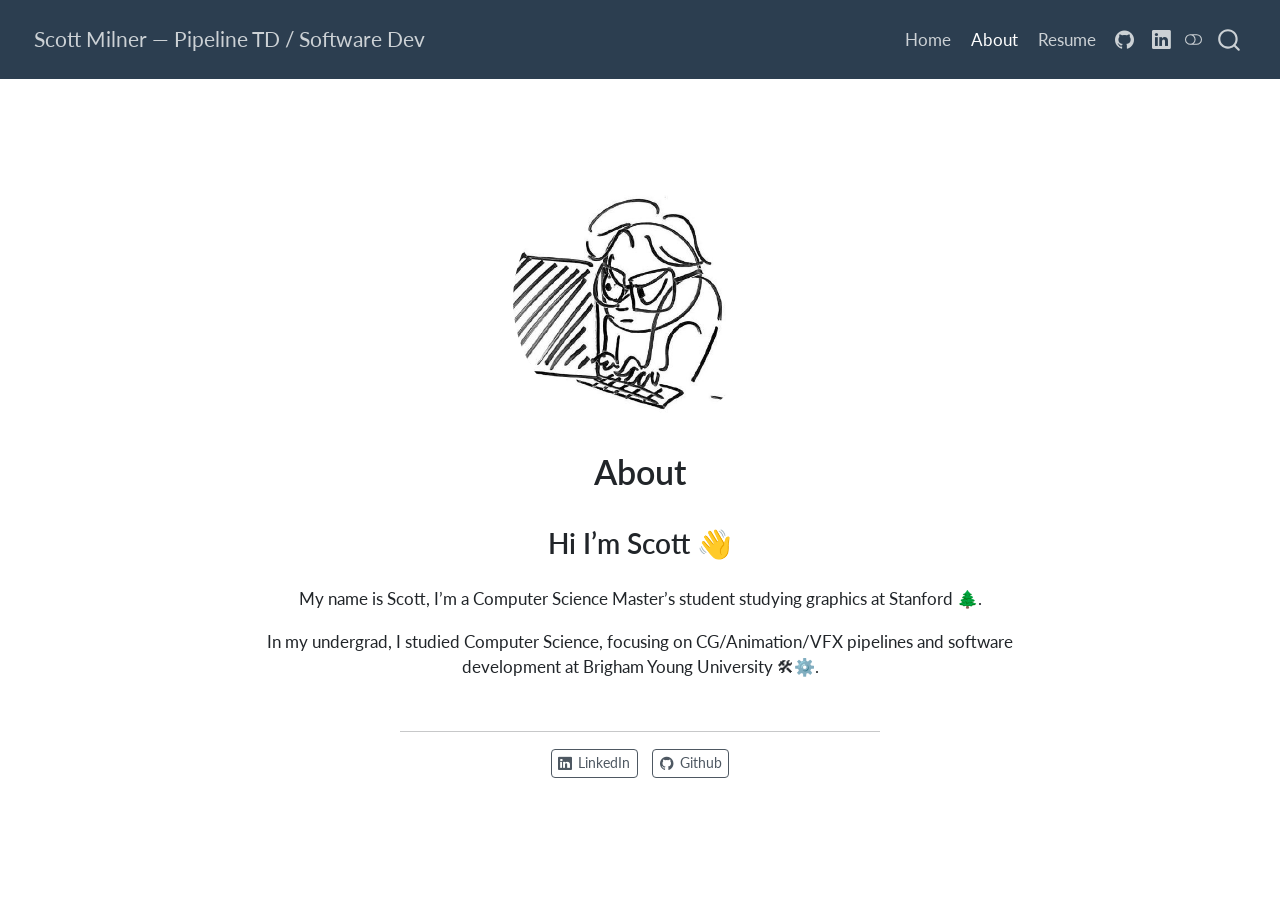
<file: about.html>
<!DOCTYPE html>
<html xmlns="http://www.w3.org/1999/xhtml" lang="en" xml:lang="en"><head>

<meta charset="utf-8">
<meta name="generator" content="quarto-1.8.25">

<meta name="viewport" content="width=device-width, initial-scale=1.0, user-scalable=yes">


<title>About – Scott Milner — Pipeline TD / Software Dev</title>
<style>
code{white-space: pre-wrap;}
span.smallcaps{font-variant: small-caps;}
div.columns{display: flex; gap: min(4vw, 1.5em);}
div.column{flex: auto; overflow-x: auto;}
div.hanging-indent{margin-left: 1.5em; text-indent: -1.5em;}
ul.task-list{list-style: none;}
ul.task-list li input[type="checkbox"] {
  width: 0.8em;
  margin: 0 0.8em 0.2em -1em; /* quarto-specific, see https://github.com/quarto-dev/quarto-cli/issues/4556 */ 
  vertical-align: middle;
}
</style>


<script src="site_libs/quarto-nav/quarto-nav.js"></script>
<script src="site_libs/clipboard/clipboard.min.js"></script>
<script src="site_libs/quarto-search/autocomplete.umd.js"></script>
<script src="site_libs/quarto-search/fuse.min.js"></script>
<script src="site_libs/quarto-search/quarto-search.js"></script>
<meta name="quarto:offset" content="./">
<script src="site_libs/quarto-html/quarto.js" type="module"></script>
<script src="site_libs/quarto-html/tabsets/tabsets.js" type="module"></script>
<script src="site_libs/quarto-html/axe/axe-check.js" type="module"></script>
<script src="site_libs/quarto-html/popper.min.js"></script>
<script src="site_libs/quarto-html/tippy.umd.min.js"></script>
<link href="site_libs/quarto-html/tippy.css" rel="stylesheet">
<link href="site_libs/quarto-html/quarto-syntax-highlighting-7b89279ff1a6dce999919e0e67d4d9ec.css" rel="stylesheet" class="quarto-color-scheme" id="quarto-text-highlighting-styles">
<link href="site_libs/quarto-html/quarto-syntax-highlighting-dark-707d8167ce6003fca903bfe2be84ab7f.css" rel="stylesheet" class="quarto-color-scheme quarto-color-alternate" id="quarto-text-highlighting-styles">
<link href="site_libs/quarto-html/quarto-syntax-highlighting-7b89279ff1a6dce999919e0e67d4d9ec.css" rel="stylesheet" class="quarto-color-scheme-extra" id="quarto-text-highlighting-styles">
<script src="site_libs/bootstrap/bootstrap.min.js"></script>
<link href="site_libs/bootstrap/bootstrap-icons.css" rel="stylesheet">
<link href="site_libs/bootstrap/bootstrap-960d9d362f81d399278ec3e29b622b37.min.css" rel="stylesheet" append-hash="true" class="quarto-color-scheme" id="quarto-bootstrap" data-mode="light">
<link href="site_libs/bootstrap/bootstrap-dark-e7f4145358ce1d0cd37d8d374dbb44f9.min.css" rel="stylesheet" append-hash="true" class="quarto-color-scheme quarto-color-alternate" id="quarto-bootstrap" data-mode="dark">
<link href="site_libs/bootstrap/bootstrap-960d9d362f81d399278ec3e29b622b37.min.css" rel="stylesheet" append-hash="true" class="quarto-color-scheme-extra" id="quarto-bootstrap" data-mode="light">
<script id="quarto-search-options" type="application/json">{
  "location": "navbar",
  "copy-button": false,
  "collapse-after": 3,
  "panel-placement": "end",
  "type": "overlay",
  "limit": 50,
  "keyboard-shortcut": [
    "f",
    "/",
    "s"
  ],
  "show-item-context": false,
  "language": {
    "search-no-results-text": "No results",
    "search-matching-documents-text": "matching documents",
    "search-copy-link-title": "Copy link to search",
    "search-hide-matches-text": "Hide additional matches",
    "search-more-match-text": "more match in this document",
    "search-more-matches-text": "more matches in this document",
    "search-clear-button-title": "Clear",
    "search-text-placeholder": "",
    "search-detached-cancel-button-title": "Cancel",
    "search-submit-button-title": "Submit",
    "search-label": "Search"
  }
}</script>


<link rel="stylesheet" href="styles.css">
<meta property="og:title" content="About – Scott Milner — Pipeline TD / Software Dev">
<meta property="og:description" content="">
<meta property="og:image" content="https://scottdmilner.github.io/profile.jpg">
<meta property="og:site_name" content="Scott Milner — Pipeline TD / Software Dev">
<meta property="og:locale" content="en_US">
</head>

<body class="nav-fixed fullcontent quarto-light"><script id="quarto-html-before-body" type="application/javascript">
    const toggleBodyColorMode = (bsSheetEl) => {
      const mode = bsSheetEl.getAttribute("data-mode");
      const bodyEl = window.document.querySelector("body");
      if (mode === "dark") {
        bodyEl.classList.add("quarto-dark");
        bodyEl.classList.remove("quarto-light");
      } else {
        bodyEl.classList.add("quarto-light");
        bodyEl.classList.remove("quarto-dark");
      }
    }
    const toggleBodyColorPrimary = () => {
      const bsSheetEl = window.document.querySelector("link#quarto-bootstrap:not([rel=disabled-stylesheet])");
      if (bsSheetEl) {
        toggleBodyColorMode(bsSheetEl);
      }
    }
    const setColorSchemeToggle = (alternate) => {
      const toggles = window.document.querySelectorAll('.quarto-color-scheme-toggle');
      for (let i=0; i < toggles.length; i++) {
        const toggle = toggles[i];
        if (toggle) {
          if (alternate) {
            toggle.classList.add("alternate");
          } else {
            toggle.classList.remove("alternate");
          }
        }
      }
    };
    const toggleColorMode = (alternate) => {
      // Switch the stylesheets
      const primaryStylesheets = window.document.querySelectorAll('link.quarto-color-scheme:not(.quarto-color-alternate)');
      const alternateStylesheets = window.document.querySelectorAll('link.quarto-color-scheme.quarto-color-alternate');
      manageTransitions('#quarto-margin-sidebar .nav-link', false);
      if (alternate) {
        // note: dark is layered on light, we don't disable primary!
        enableStylesheet(alternateStylesheets);
        for (const sheetNode of alternateStylesheets) {
          if (sheetNode.id === "quarto-bootstrap") {
            toggleBodyColorMode(sheetNode);
          }
        }
      } else {
        disableStylesheet(alternateStylesheets);
        enableStylesheet(primaryStylesheets)
        toggleBodyColorPrimary();
      }
      manageTransitions('#quarto-margin-sidebar .nav-link', true);
      // Switch the toggles
      setColorSchemeToggle(alternate)
      // Hack to workaround the fact that safari doesn't
      // properly recolor the scrollbar when toggling (#1455)
      if (navigator.userAgent.indexOf('Safari') > 0 && navigator.userAgent.indexOf('Chrome') == -1) {
        manageTransitions("body", false);
        window.scrollTo(0, 1);
        setTimeout(() => {
          window.scrollTo(0, 0);
          manageTransitions("body", true);
        }, 40);
      }
    }
    const disableStylesheet = (stylesheets) => {
      for (let i=0; i < stylesheets.length; i++) {
        const stylesheet = stylesheets[i];
        stylesheet.rel = 'disabled-stylesheet';
      }
    }
    const enableStylesheet = (stylesheets) => {
      for (let i=0; i < stylesheets.length; i++) {
        const stylesheet = stylesheets[i];
        if(stylesheet.rel !== 'stylesheet') { // for Chrome, which will still FOUC without this check
          stylesheet.rel = 'stylesheet';
        }
      }
    }
    const manageTransitions = (selector, allowTransitions) => {
      const els = window.document.querySelectorAll(selector);
      for (let i=0; i < els.length; i++) {
        const el = els[i];
        if (allowTransitions) {
          el.classList.remove('notransition');
        } else {
          el.classList.add('notransition');
        }
      }
    }
    const isFileUrl = () => {
      return window.location.protocol === 'file:';
    }
    const hasAlternateSentinel = () => {
      let styleSentinel = getColorSchemeSentinel();
      if (styleSentinel !== null) {
        return styleSentinel === "alternate";
      } else {
        return false;
      }
    }
    const setStyleSentinel = (alternate) => {
      const value = alternate ? "alternate" : "default";
      if (!isFileUrl()) {
        window.localStorage.setItem("quarto-color-scheme", value);
      } else {
        localAlternateSentinel = value;
      }
    }
    const getColorSchemeSentinel = () => {
      if (!isFileUrl()) {
        const storageValue = window.localStorage.getItem("quarto-color-scheme");
        return storageValue != null ? storageValue : localAlternateSentinel;
      } else {
        return localAlternateSentinel;
      }
    }
    const toggleGiscusIfUsed = (isAlternate, darkModeDefault) => {
      const baseTheme = document.querySelector('#giscus-base-theme')?.value ?? 'light';
      const alternateTheme = document.querySelector('#giscus-alt-theme')?.value ?? 'dark';
      let newTheme = '';
      if(authorPrefersDark) {
        newTheme = isAlternate ? baseTheme : alternateTheme;
      } else {
        newTheme = isAlternate ? alternateTheme : baseTheme;
      }
      const changeGiscusTheme = () => {
        // From: https://github.com/giscus/giscus/issues/336
        const sendMessage = (message) => {
          const iframe = document.querySelector('iframe.giscus-frame');
          if (!iframe) return;
          iframe.contentWindow.postMessage({ giscus: message }, 'https://giscus.app');
        }
        sendMessage({
          setConfig: {
            theme: newTheme
          }
        });
      }
      const isGiscussLoaded = window.document.querySelector('iframe.giscus-frame') !== null;
      if (isGiscussLoaded) {
        changeGiscusTheme();
      }
    };
    const authorPrefersDark = false;
    const darkModeDefault = authorPrefersDark;
      document.querySelector('link#quarto-text-highlighting-styles.quarto-color-scheme-extra').rel = 'disabled-stylesheet';
      document.querySelector('link#quarto-bootstrap.quarto-color-scheme-extra').rel = 'disabled-stylesheet';
    let localAlternateSentinel = darkModeDefault ? 'alternate' : 'default';
    // Dark / light mode switch
    window.quartoToggleColorScheme = () => {
      // Read the current dark / light value
      let toAlternate = !hasAlternateSentinel();
      toggleColorMode(toAlternate);
      setStyleSentinel(toAlternate);
      toggleGiscusIfUsed(toAlternate, darkModeDefault);
      window.dispatchEvent(new Event('resize'));
    };
    // Switch to dark mode if need be
    if (hasAlternateSentinel()) {
      toggleColorMode(true);
    } else {
      toggleColorMode(false);
    }
  </script>

<div id="quarto-search-results"></div>
  <header id="quarto-header" class="headroom fixed-top">
    <nav class="navbar navbar-expand-lg " data-bs-theme="dark">
      <div class="navbar-container container-fluid">
      <div class="navbar-brand-container mx-auto">
    <a href="./index.html" class="navbar-brand navbar-brand-logo">
    </a>
    <a class="navbar-brand" href="./index.html">
    <span class="navbar-title">Scott Milner — Pipeline TD / Software Dev</span>
    </a>
  </div>
            <div id="quarto-search" class="" title="Search"></div>
          <button class="navbar-toggler" type="button" data-bs-toggle="collapse" data-bs-target="#navbarCollapse" aria-controls="navbarCollapse" role="menu" aria-expanded="false" aria-label="Toggle navigation" onclick="if (window.quartoToggleHeadroom) { window.quartoToggleHeadroom(); }">
  <span class="navbar-toggler-icon"></span>
</button>
          <div class="collapse navbar-collapse" id="navbarCollapse">
            <ul class="navbar-nav navbar-nav-scroll ms-auto">
  <li class="nav-item">
    <a class="nav-link" href="./index.html"> 
<span class="menu-text">Home</span></a>
  </li>  
  <li class="nav-item">
    <a class="nav-link active" href="./about.html" aria-current="page"> 
<span class="menu-text">About</span></a>
  </li>  
  <li class="nav-item">
    <a class="nav-link" href="./files/SCOTT_MILNER_Resume.pdf"> 
<span class="menu-text">Resume</span></a>
  </li>  
  <li class="nav-item compact">
    <a class="nav-link" href="https://github.com/scottdmilner"> <i class="bi bi-github" role="img">
</i> 
<span class="menu-text"></span></a>
  </li>  
  <li class="nav-item compact">
    <a class="nav-link" href="https://linkedin.com/in/sdmilner"> <i class="bi bi-linkedin" role="img">
</i> 
<span class="menu-text"></span></a>
  </li>  
</ul>
          </div> <!-- /navcollapse -->
            <div class="quarto-navbar-tools">
  <a href="" class="quarto-color-scheme-toggle quarto-navigation-tool  px-1" onclick="window.quartoToggleColorScheme(); return false;" title="Toggle dark mode"><i class="bi"></i></a>
</div>
      </div> <!-- /container-fluid -->
    </nav>
</header>
<!-- content -->
<div id="quarto-content" class="quarto-container page-columns page-rows-contents page-layout-article page-navbar">
<!-- sidebar -->
<!-- margin-sidebar -->
    
<!-- main -->
<div class="quarto-about-jolla">
  <img src="profile.jpg" class="about-image
  round " style="height: 15em; width: 15em;">
 <header id="title-block-header" class="quarto-title-block default">
<div class="quarto-title">
<h1 class="title">About</h1>
</div>
<div class="quarto-title-meta">
  </div>
</header><main class="content" id="quarto-document-content">

<section id="hi-im-scott" class="level2">
<h2 data-anchor-id="hi-im-scott">Hi I’m Scott 👋</h2>
<p>My name is Scott, I’m a Computer Science Master’s student studying graphics at Stanford 🌲.</p>
<p>In my undergrad, I studied Computer Science, focusing on CG/Animation/VFX pipelines and software development at Brigham Young University 🛠⚙️.</p>


</section>
</main> 
  <hr class="about-sep">
   <div class="about-links">
  <a href="https://linkedin.com/in/sdmilner" class="about-link" rel="" target="">
    <i class="bi bi-linkedin"></i>
     <span class="about-link-text">LinkedIn</span>
  </a>
  <a href="https://github.com/scottdmilner" class="about-link" rel="" target="">
    <i class="bi bi-github"></i>
     <span class="about-link-text">Github</span>
  </a>
</div>
</div>
 <!-- /main -->
<script id="quarto-html-after-body" type="application/javascript">
  window.document.addEventListener("DOMContentLoaded", function (event) {
    // Ensure there is a toggle, if there isn't float one in the top right
    if (window.document.querySelector('.quarto-color-scheme-toggle') === null) {
      const a = window.document.createElement('a');
      a.classList.add('top-right');
      a.classList.add('quarto-color-scheme-toggle');
      a.href = "";
      a.onclick = function() { try { window.quartoToggleColorScheme(); } catch {} return false; };
      const i = window.document.createElement("i");
      i.classList.add('bi');
      a.appendChild(i);
      window.document.body.appendChild(a);
    }
    setColorSchemeToggle(hasAlternateSentinel())
    const isCodeAnnotation = (el) => {
      for (const clz of el.classList) {
        if (clz.startsWith('code-annotation-')) {                     
          return true;
        }
      }
      return false;
    }
    const onCopySuccess = function(e) {
      // button target
      const button = e.trigger;
      // don't keep focus
      button.blur();
      // flash "checked"
      button.classList.add('code-copy-button-checked');
      var currentTitle = button.getAttribute("title");
      button.setAttribute("title", "Copied!");
      let tooltip;
      if (window.bootstrap) {
        button.setAttribute("data-bs-toggle", "tooltip");
        button.setAttribute("data-bs-placement", "left");
        button.setAttribute("data-bs-title", "Copied!");
        tooltip = new bootstrap.Tooltip(button, 
          { trigger: "manual", 
            customClass: "code-copy-button-tooltip",
            offset: [0, -8]});
        tooltip.show();    
      }
      setTimeout(function() {
        if (tooltip) {
          tooltip.hide();
          button.removeAttribute("data-bs-title");
          button.removeAttribute("data-bs-toggle");
          button.removeAttribute("data-bs-placement");
        }
        button.setAttribute("title", currentTitle);
        button.classList.remove('code-copy-button-checked');
      }, 1000);
      // clear code selection
      e.clearSelection();
    }
    const getTextToCopy = function(trigger) {
      const outerScaffold = trigger.parentElement.cloneNode(true);
      const codeEl = outerScaffold.querySelector('code');
      for (const childEl of codeEl.children) {
        if (isCodeAnnotation(childEl)) {
          childEl.remove();
        }
      }
      return codeEl.innerText;
    }
    const clipboard = new window.ClipboardJS('.code-copy-button:not([data-in-quarto-modal])', {
      text: getTextToCopy
    });
    clipboard.on('success', onCopySuccess);
    if (window.document.getElementById('quarto-embedded-source-code-modal')) {
      const clipboardModal = new window.ClipboardJS('.code-copy-button[data-in-quarto-modal]', {
        text: getTextToCopy,
        container: window.document.getElementById('quarto-embedded-source-code-modal')
      });
      clipboardModal.on('success', onCopySuccess);
    }
      var localhostRegex = new RegExp(/^(?:http|https):\/\/localhost\:?[0-9]*\//);
      var mailtoRegex = new RegExp(/^mailto:/);
        var filterRegex = new RegExp("https:\/\/scottdmilner\.github\.io\/");
      var isInternal = (href) => {
          return filterRegex.test(href) || localhostRegex.test(href) || mailtoRegex.test(href);
      }
      // Inspect non-navigation links and adorn them if external
     var links = window.document.querySelectorAll('a[href]:not(.nav-link):not(.navbar-brand):not(.toc-action):not(.sidebar-link):not(.sidebar-item-toggle):not(.pagination-link):not(.no-external):not([aria-hidden]):not(.dropdown-item):not(.quarto-navigation-tool):not(.about-link)');
      for (var i=0; i<links.length; i++) {
        const link = links[i];
        if (!isInternal(link.href)) {
          // undo the damage that might have been done by quarto-nav.js in the case of
          // links that we want to consider external
          if (link.dataset.originalHref !== undefined) {
            link.href = link.dataset.originalHref;
          }
        }
      }
    function tippyHover(el, contentFn, onTriggerFn, onUntriggerFn) {
      const config = {
        allowHTML: true,
        maxWidth: 500,
        delay: 100,
        arrow: false,
        appendTo: function(el) {
            return el.parentElement;
        },
        interactive: true,
        interactiveBorder: 10,
        theme: 'quarto',
        placement: 'bottom-start',
      };
      if (contentFn) {
        config.content = contentFn;
      }
      if (onTriggerFn) {
        config.onTrigger = onTriggerFn;
      }
      if (onUntriggerFn) {
        config.onUntrigger = onUntriggerFn;
      }
      window.tippy(el, config); 
    }
    const noterefs = window.document.querySelectorAll('a[role="doc-noteref"]');
    for (var i=0; i<noterefs.length; i++) {
      const ref = noterefs[i];
      tippyHover(ref, function() {
        // use id or data attribute instead here
        let href = ref.getAttribute('data-footnote-href') || ref.getAttribute('href');
        try { href = new URL(href).hash; } catch {}
        const id = href.replace(/^#\/?/, "");
        const note = window.document.getElementById(id);
        if (note) {
          return note.innerHTML;
        } else {
          return "";
        }
      });
    }
    const xrefs = window.document.querySelectorAll('a.quarto-xref');
    const processXRef = (id, note) => {
      // Strip column container classes
      const stripColumnClz = (el) => {
        el.classList.remove("page-full", "page-columns");
        if (el.children) {
          for (const child of el.children) {
            stripColumnClz(child);
          }
        }
      }
      stripColumnClz(note)
      if (id === null || id.startsWith('sec-')) {
        // Special case sections, only their first couple elements
        const container = document.createElement("div");
        if (note.children && note.children.length > 2) {
          container.appendChild(note.children[0].cloneNode(true));
          for (let i = 1; i < note.children.length; i++) {
            const child = note.children[i];
            if (child.tagName === "P" && child.innerText === "") {
              continue;
            } else {
              container.appendChild(child.cloneNode(true));
              break;
            }
          }
          if (window.Quarto?.typesetMath) {
            window.Quarto.typesetMath(container);
          }
          return container.innerHTML
        } else {
          if (window.Quarto?.typesetMath) {
            window.Quarto.typesetMath(note);
          }
          return note.innerHTML;
        }
      } else {
        // Remove any anchor links if they are present
        const anchorLink = note.querySelector('a.anchorjs-link');
        if (anchorLink) {
          anchorLink.remove();
        }
        if (window.Quarto?.typesetMath) {
          window.Quarto.typesetMath(note);
        }
        if (note.classList.contains("callout")) {
          return note.outerHTML;
        } else {
          return note.innerHTML;
        }
      }
    }
    for (var i=0; i<xrefs.length; i++) {
      const xref = xrefs[i];
      tippyHover(xref, undefined, function(instance) {
        instance.disable();
        let url = xref.getAttribute('href');
        let hash = undefined; 
        if (url.startsWith('#')) {
          hash = url;
        } else {
          try { hash = new URL(url).hash; } catch {}
        }
        if (hash) {
          const id = hash.replace(/^#\/?/, "");
          const note = window.document.getElementById(id);
          if (note !== null) {
            try {
              const html = processXRef(id, note.cloneNode(true));
              instance.setContent(html);
            } finally {
              instance.enable();
              instance.show();
            }
          } else {
            // See if we can fetch this
            fetch(url.split('#')[0])
            .then(res => res.text())
            .then(html => {
              const parser = new DOMParser();
              const htmlDoc = parser.parseFromString(html, "text/html");
              const note = htmlDoc.getElementById(id);
              if (note !== null) {
                const html = processXRef(id, note);
                instance.setContent(html);
              } 
            }).finally(() => {
              instance.enable();
              instance.show();
            });
          }
        } else {
          // See if we can fetch a full url (with no hash to target)
          // This is a special case and we should probably do some content thinning / targeting
          fetch(url)
          .then(res => res.text())
          .then(html => {
            const parser = new DOMParser();
            const htmlDoc = parser.parseFromString(html, "text/html");
            const note = htmlDoc.querySelector('main.content');
            if (note !== null) {
              // This should only happen for chapter cross references
              // (since there is no id in the URL)
              // remove the first header
              if (note.children.length > 0 && note.children[0].tagName === "HEADER") {
                note.children[0].remove();
              }
              const html = processXRef(null, note);
              instance.setContent(html);
            } 
          }).finally(() => {
            instance.enable();
            instance.show();
          });
        }
      }, function(instance) {
      });
    }
        let selectedAnnoteEl;
        const selectorForAnnotation = ( cell, annotation) => {
          let cellAttr = 'data-code-cell="' + cell + '"';
          let lineAttr = 'data-code-annotation="' +  annotation + '"';
          const selector = 'span[' + cellAttr + '][' + lineAttr + ']';
          return selector;
        }
        const selectCodeLines = (annoteEl) => {
          const doc = window.document;
          const targetCell = annoteEl.getAttribute("data-target-cell");
          const targetAnnotation = annoteEl.getAttribute("data-target-annotation");
          const annoteSpan = window.document.querySelector(selectorForAnnotation(targetCell, targetAnnotation));
          const lines = annoteSpan.getAttribute("data-code-lines").split(",");
          const lineIds = lines.map((line) => {
            return targetCell + "-" + line;
          })
          let top = null;
          let height = null;
          let parent = null;
          if (lineIds.length > 0) {
              //compute the position of the single el (top and bottom and make a div)
              const el = window.document.getElementById(lineIds[0]);
              top = el.offsetTop;
              height = el.offsetHeight;
              parent = el.parentElement.parentElement;
            if (lineIds.length > 1) {
              const lastEl = window.document.getElementById(lineIds[lineIds.length - 1]);
              const bottom = lastEl.offsetTop + lastEl.offsetHeight;
              height = bottom - top;
            }
            if (top !== null && height !== null && parent !== null) {
              // cook up a div (if necessary) and position it 
              let div = window.document.getElementById("code-annotation-line-highlight");
              if (div === null) {
                div = window.document.createElement("div");
                div.setAttribute("id", "code-annotation-line-highlight");
                div.style.position = 'absolute';
                parent.appendChild(div);
              }
              div.style.top = top - 2 + "px";
              div.style.height = height + 4 + "px";
              div.style.left = 0;
              let gutterDiv = window.document.getElementById("code-annotation-line-highlight-gutter");
              if (gutterDiv === null) {
                gutterDiv = window.document.createElement("div");
                gutterDiv.setAttribute("id", "code-annotation-line-highlight-gutter");
                gutterDiv.style.position = 'absolute';
                const codeCell = window.document.getElementById(targetCell);
                const gutter = codeCell.querySelector('.code-annotation-gutter');
                gutter.appendChild(gutterDiv);
              }
              gutterDiv.style.top = top - 2 + "px";
              gutterDiv.style.height = height + 4 + "px";
            }
            selectedAnnoteEl = annoteEl;
          }
        };
        const unselectCodeLines = () => {
          const elementsIds = ["code-annotation-line-highlight", "code-annotation-line-highlight-gutter"];
          elementsIds.forEach((elId) => {
            const div = window.document.getElementById(elId);
            if (div) {
              div.remove();
            }
          });
          selectedAnnoteEl = undefined;
        };
          // Handle positioning of the toggle
      window.addEventListener(
        "resize",
        throttle(() => {
          elRect = undefined;
          if (selectedAnnoteEl) {
            selectCodeLines(selectedAnnoteEl);
          }
        }, 10)
      );
      function throttle(fn, ms) {
      let throttle = false;
      let timer;
        return (...args) => {
          if(!throttle) { // first call gets through
              fn.apply(this, args);
              throttle = true;
          } else { // all the others get throttled
              if(timer) clearTimeout(timer); // cancel #2
              timer = setTimeout(() => {
                fn.apply(this, args);
                timer = throttle = false;
              }, ms);
          }
        };
      }
        // Attach click handler to the DT
        const annoteDls = window.document.querySelectorAll('dt[data-target-cell]');
        for (const annoteDlNode of annoteDls) {
          annoteDlNode.addEventListener('click', (event) => {
            const clickedEl = event.target;
            if (clickedEl !== selectedAnnoteEl) {
              unselectCodeLines();
              const activeEl = window.document.querySelector('dt[data-target-cell].code-annotation-active');
              if (activeEl) {
                activeEl.classList.remove('code-annotation-active');
              }
              selectCodeLines(clickedEl);
              clickedEl.classList.add('code-annotation-active');
            } else {
              // Unselect the line
              unselectCodeLines();
              clickedEl.classList.remove('code-annotation-active');
            }
          });
        }
    const findCites = (el) => {
      const parentEl = el.parentElement;
      if (parentEl) {
        const cites = parentEl.dataset.cites;
        if (cites) {
          return {
            el,
            cites: cites.split(' ')
          };
        } else {
          return findCites(el.parentElement)
        }
      } else {
        return undefined;
      }
    };
    var bibliorefs = window.document.querySelectorAll('a[role="doc-biblioref"]');
    for (var i=0; i<bibliorefs.length; i++) {
      const ref = bibliorefs[i];
      const citeInfo = findCites(ref);
      if (citeInfo) {
        tippyHover(citeInfo.el, function() {
          var popup = window.document.createElement('div');
          citeInfo.cites.forEach(function(cite) {
            var citeDiv = window.document.createElement('div');
            citeDiv.classList.add('hanging-indent');
            citeDiv.classList.add('csl-entry');
            var biblioDiv = window.document.getElementById('ref-' + cite);
            if (biblioDiv) {
              citeDiv.innerHTML = biblioDiv.innerHTML;
            }
            popup.appendChild(citeDiv);
          });
          return popup.innerHTML;
        });
      }
    }
  });
  </script>
</div> <!-- /content -->




</body></html>
</file>
<file: site_libs/quarto-html/tippy.css>
.tippy-box[data-animation=fade][data-state=hidden]{opacity:0}[data-tippy-root]{max-width:calc(100vw - 10px)}.tippy-box{position:relative;background-color:#333;color:#fff;border-radius:4px;font-size:14px;line-height:1.4;white-space:normal;outline:0;transition-property:transform,visibility,opacity}.tippy-box[data-placement^=top]>.tippy-arrow{bottom:0}.tippy-box[data-placement^=top]>.tippy-arrow:before{bottom:-7px;left:0;border-width:8px 8px 0;border-top-color:initial;transform-origin:center top}.tippy-box[data-placement^=bottom]>.tippy-arrow{top:0}.tippy-box[data-placement^=bottom]>.tippy-arrow:before{top:-7px;left:0;border-width:0 8px 8px;border-bottom-color:initial;transform-origin:center bottom}.tippy-box[data-placement^=left]>.tippy-arrow{right:0}.tippy-box[data-placement^=left]>.tippy-arrow:before{border-width:8px 0 8px 8px;border-left-color:initial;right:-7px;transform-origin:center left}.tippy-box[data-placement^=right]>.tippy-arrow{left:0}.tippy-box[data-placement^=right]>.tippy-arrow:before{left:-7px;border-width:8px 8px 8px 0;border-right-color:initial;transform-origin:center right}.tippy-box[data-inertia][data-state=visible]{transition-timing-function:cubic-bezier(.54,1.5,.38,1.11)}.tippy-arrow{width:16px;height:16px;color:#333}.tippy-arrow:before{content:"";position:absolute;border-color:transparent;border-style:solid}.tippy-content{position:relative;padding:5px 9px;z-index:1}
</file>
<file: site_libs/quarto-html/quarto-syntax-highlighting-7b89279ff1a6dce999919e0e67d4d9ec.css>
/* quarto syntax highlight colors */
:root {
  --quarto-hl-ot-color: #003B4F;
  --quarto-hl-at-color: #657422;
  --quarto-hl-ss-color: #20794D;
  --quarto-hl-an-color: #5E5E5E;
  --quarto-hl-fu-color: #4758AB;
  --quarto-hl-st-color: #20794D;
  --quarto-hl-cf-color: #003B4F;
  --quarto-hl-op-color: #5E5E5E;
  --quarto-hl-er-color: #AD0000;
  --quarto-hl-bn-color: #AD0000;
  --quarto-hl-al-color: #AD0000;
  --quarto-hl-va-color: #111111;
  --quarto-hl-bu-color: inherit;
  --quarto-hl-ex-color: inherit;
  --quarto-hl-pp-color: #AD0000;
  --quarto-hl-in-color: #5E5E5E;
  --quarto-hl-vs-color: #20794D;
  --quarto-hl-wa-color: #5E5E5E;
  --quarto-hl-do-color: #5E5E5E;
  --quarto-hl-im-color: #00769E;
  --quarto-hl-ch-color: #20794D;
  --quarto-hl-dt-color: #AD0000;
  --quarto-hl-fl-color: #AD0000;
  --quarto-hl-co-color: #5E5E5E;
  --quarto-hl-cv-color: #5E5E5E;
  --quarto-hl-cn-color: #8f5902;
  --quarto-hl-sc-color: #5E5E5E;
  --quarto-hl-dv-color: #AD0000;
  --quarto-hl-kw-color: #003B4F;
}

/* other quarto variables */
:root {
  --quarto-font-monospace: SFMono-Regular, Menlo, Monaco, Consolas, "Liberation Mono", "Courier New", monospace;
}

/* syntax highlight based on Pandoc's rules */
pre > code.sourceCode > span {
  color: #003B4F;
}

code.sourceCode > span {
  color: #003B4F;
}

div.sourceCode,
div.sourceCode pre.sourceCode {
  color: #003B4F;
}

/* Normal */
code span {
  color: #003B4F;
}

/* Alert */
code span.al {
  color: #AD0000;
  font-style: inherit;
}

/* Annotation */
code span.an {
  color: #5E5E5E;
  font-style: inherit;
}

/* Attribute */
code span.at {
  color: #657422;
  font-style: inherit;
}

/* BaseN */
code span.bn {
  color: #AD0000;
  font-style: inherit;
}

/* BuiltIn */
code span.bu {
  font-style: inherit;
}

/* ControlFlow */
code span.cf {
  color: #003B4F;
  font-weight: bold;
  font-style: inherit;
}

/* Char */
code span.ch {
  color: #20794D;
  font-style: inherit;
}

/* Constant */
code span.cn {
  color: #8f5902;
  font-style: inherit;
}

/* Comment */
code span.co {
  color: #5E5E5E;
  font-style: inherit;
}

/* CommentVar */
code span.cv {
  color: #5E5E5E;
  font-style: italic;
}

/* Documentation */
code span.do {
  color: #5E5E5E;
  font-style: italic;
}

/* DataType */
code span.dt {
  color: #AD0000;
  font-style: inherit;
}

/* DecVal */
code span.dv {
  color: #AD0000;
  font-style: inherit;
}

/* Error */
code span.er {
  color: #AD0000;
  font-style: inherit;
}

/* Extension */
code span.ex {
  font-style: inherit;
}

/* Float */
code span.fl {
  color: #AD0000;
  font-style: inherit;
}

/* Function */
code span.fu {
  color: #4758AB;
  font-style: inherit;
}

/* Import */
code span.im {
  color: #00769E;
  font-style: inherit;
}

/* Information */
code span.in {
  color: #5E5E5E;
  font-style: inherit;
}

/* Keyword */
code span.kw {
  color: #003B4F;
  font-weight: bold;
  font-style: inherit;
}

/* Operator */
code span.op {
  color: #5E5E5E;
  font-style: inherit;
}

/* Other */
code span.ot {
  color: #003B4F;
  font-style: inherit;
}

/* Preprocessor */
code span.pp {
  color: #AD0000;
  font-style: inherit;
}

/* SpecialChar */
code span.sc {
  color: #5E5E5E;
  font-style: inherit;
}

/* SpecialString */
code span.ss {
  color: #20794D;
  font-style: inherit;
}

/* String */
code span.st {
  color: #20794D;
  font-style: inherit;
}

/* Variable */
code span.va {
  color: #111111;
  font-style: inherit;
}

/* VerbatimString */
code span.vs {
  color: #20794D;
  font-style: inherit;
}

/* Warning */
code span.wa {
  color: #5E5E5E;
  font-style: italic;
}

.prevent-inlining {
  content: "</";
}

/*# sourceMappingURL=3944bc705cfaf4c80e56f77c5205168a.css.map */
</file>
<file: site_libs/quarto-html/quarto-syntax-highlighting-dark-707d8167ce6003fca903bfe2be84ab7f.css>
/* quarto syntax highlight colors */
:root {
  --quarto-hl-al-color: #f07178;
  --quarto-hl-an-color: #d4d0ab;
  --quarto-hl-at-color: #00e0e0;
  --quarto-hl-bn-color: #d4d0ab;
  --quarto-hl-bu-color: #abe338;
  --quarto-hl-ch-color: #abe338;
  --quarto-hl-co-color: #f8f8f2;
  --quarto-hl-cv-color: #ffd700;
  --quarto-hl-cn-color: #ffd700;
  --quarto-hl-cf-color: #ffa07a;
  --quarto-hl-dt-color: #ffa07a;
  --quarto-hl-dv-color: #d4d0ab;
  --quarto-hl-do-color: #f8f8f2;
  --quarto-hl-er-color: #f07178;
  --quarto-hl-ex-color: #00e0e0;
  --quarto-hl-fl-color: #d4d0ab;
  --quarto-hl-fu-color: #ffa07a;
  --quarto-hl-im-color: #abe338;
  --quarto-hl-in-color: #d4d0ab;
  --quarto-hl-kw-color: #ffa07a;
  --quarto-hl-op-color: #ffa07a;
  --quarto-hl-ot-color: #00e0e0;
  --quarto-hl-pp-color: #dcc6e0;
  --quarto-hl-re-color: #00e0e0;
  --quarto-hl-sc-color: #abe338;
  --quarto-hl-ss-color: #abe338;
  --quarto-hl-st-color: #abe338;
  --quarto-hl-va-color: #00e0e0;
  --quarto-hl-vs-color: #abe338;
  --quarto-hl-wa-color: #dcc6e0;
}

/* other quarto variables */
:root {
  --quarto-font-monospace: SFMono-Regular, Menlo, Monaco, Consolas, "Liberation Mono", "Courier New", monospace;
}

/* syntax highlight based on Pandoc's rules */
pre > code.sourceCode > span {
  color: #f8f8f2;
}

code.sourceCode > span {
  color: #f8f8f2;
}

div.sourceCode,
div.sourceCode pre.sourceCode {
  color: #f8f8f2;
}

/* Normal */
code span {
  color: #f8f8f2;
}

/* Alert */
code span.al {
  color: #f07178;
}

/* Annotation */
code span.an {
  color: #d4d0ab;
}

/* Attribute */
code span.at {
  color: #00e0e0;
}

/* BaseN */
code span.bn {
  color: #d4d0ab;
}

/* BuiltIn */
code span.bu {
  color: #abe338;
}

/* ControlFlow */
code span.cf {
  font-weight: bold;
  color: #ffa07a;
}

/* Char */
code span.ch {
  color: #abe338;
}

/* Constant */
code span.cn {
  color: #ffd700;
}

/* Comment */
code span.co {
  font-style: italic;
  color: #f8f8f2;
}

/* CommentVar */
code span.cv {
  color: #ffd700;
}

/* Documentation */
code span.do {
  color: #f8f8f2;
}

/* DataType */
code span.dt {
  color: #ffa07a;
}

/* DecVal */
code span.dv {
  color: #d4d0ab;
}

/* Error */
code span.er {
  color: #f07178;
  text-decoration: underline;
}

/* Extension */
code span.ex {
  font-weight: bold;
  color: #00e0e0;
}

/* Float */
code span.fl {
  color: #d4d0ab;
}

/* Function */
code span.fu {
  color: #ffa07a;
}

/* Import */
code span.im {
  color: #abe338;
}

/* Information */
code span.in {
  color: #d4d0ab;
}

/* Keyword */
code span.kw {
  font-weight: bold;
  color: #ffa07a;
}

/* Operator */
code span.op {
  color: #ffa07a;
}

/* Other */
code span.ot {
  color: #00e0e0;
}

/* Preprocessor */
code span.pp {
  color: #dcc6e0;
}

/* RegionMarker */
code span.re {
  background-color: #f8f8f2;
  color: #00e0e0;
}

/* SpecialChar */
code span.sc {
  color: #abe338;
}

/* SpecialString */
code span.ss {
  color: #abe338;
}

/* String */
code span.st {
  color: #abe338;
}

/* Variable */
code span.va {
  color: #00e0e0;
}

/* VerbatimString */
code span.vs {
  color: #abe338;
}

/* Warning */
code span.wa {
  color: #dcc6e0;
}

.prevent-inlining {
  content: "</";
}

/*# sourceMappingURL=f5ab3bb6f5ded8da9f12dd3a91d3da26.css.map */
</file>
<file: site_libs/quarto-contrib/fontawesome6-1.2.0/latex-fontsize.css>
.fa-tiny {
  font-size: 0.5em;
}
.fa-scriptsize {
  font-size: 0.7em;
}
.fa-footnotesize {
  font-size: 0.8em;
}
.fa-small {
  font-size: 0.9em;
}
.fa-normalsize {
  font-size: 1em;
}
.fa-large {
  font-size: 1.2em;
}
.fa-Large {
  font-size: 1.5em;
}
.fa-LARGE {
  font-size: 1.75em;
}
.fa-huge {
  font-size: 2em;
}
.fa-Huge {
  font-size: 2.5em;
}
</file>
<file: styles.css>
/* css styles */
</file>
